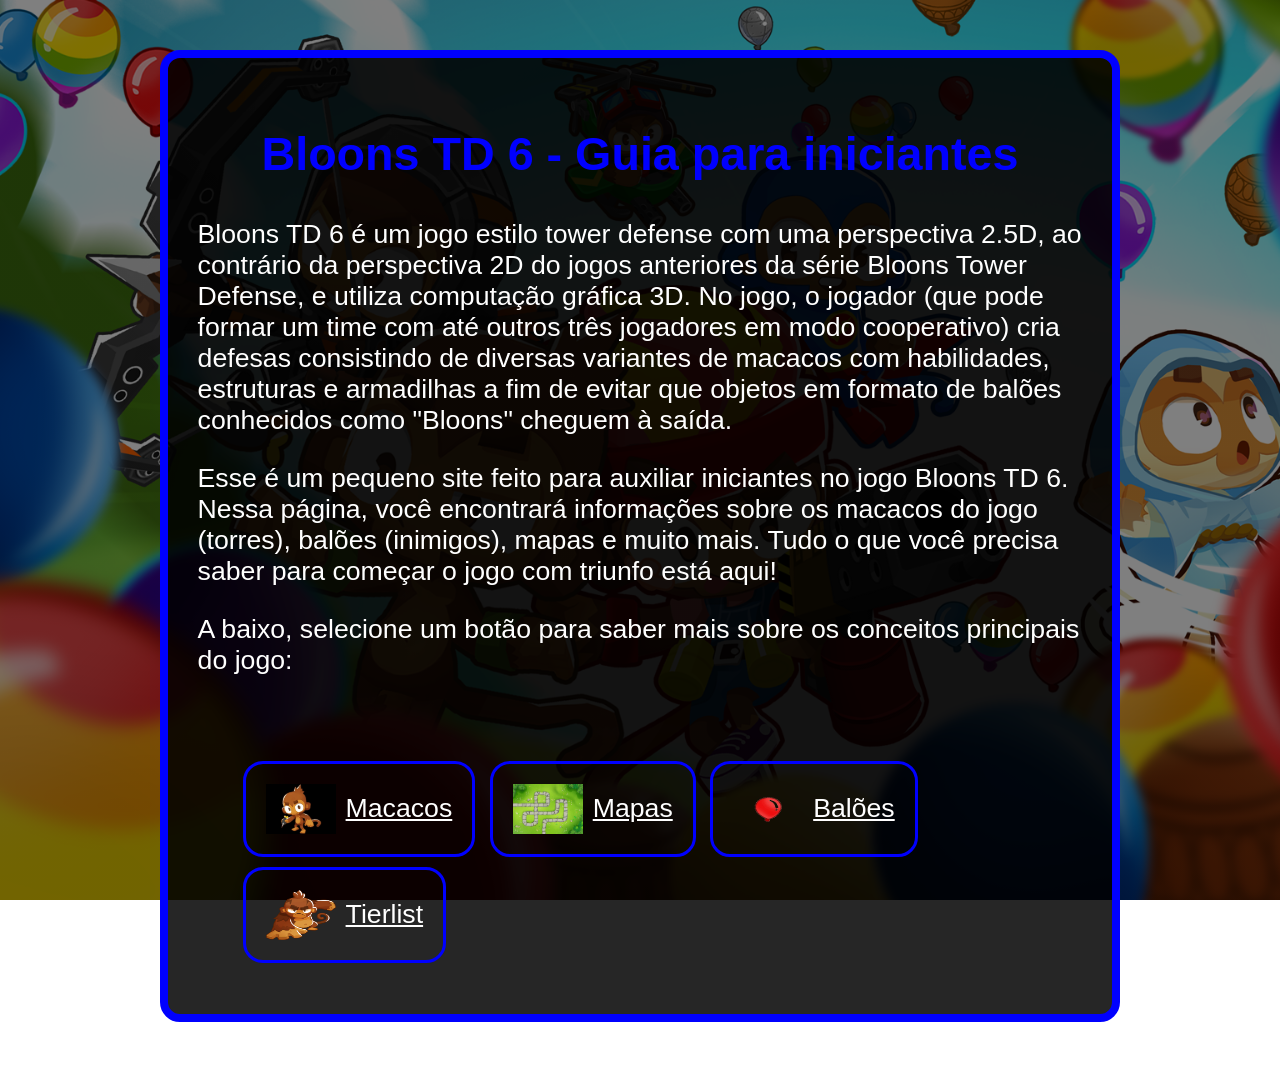
<file: index.html>
<html lang="pt-BR">
<head>
    <meta charset="UTF-8">
    <meta name="viewport" content="width=device-width, initial-scale=1.0">
    <title>Bloons TD 6 - Wiki iniciantes</title>
    <link rel="stylesheet" href="style.css">
</head>
<body class="indexfundo">
    <header>
        
    </header>
    <article>
        <div class="fundo">
            <h1 class="titulos">Bloons TD 6 - Guia para iniciantes</h1>
            <p>Bloons TD 6 é um jogo estilo tower defense com uma perspectiva 2.5D, ao contrário da perspectiva 2D do jogos anteriores da série Bloons Tower Defense, e utiliza computação gráfica 3D. No jogo, o jogador (que pode formar um time com até outros três jogadores em modo cooperativo) cria defesas consistindo de diversas variantes de macacos com habilidades, estruturas e armadilhas a fim de evitar que objetos em formato de balões conhecidos como "Bloons" cheguem à saída.</p>
            <p>Esse é um pequeno site feito para auxiliar iniciantes no jogo Bloons TD 6. Nessa página, você encontrará informações sobre os macacos do jogo (torres), balões (inimigos), mapas e muito mais. Tudo o que você precisa saber para começar o jogo com triunfo está aqui!</p>
            <p>A baixo, selecione um botão para saber mais sobre os conceitos principais do jogo:</p>
            <nav id="menu">
                <ol>
                    
                    <li>
                        <img src="imagens/macacodardo.jpg">
                        <a href="macacos.html">Macacos</a>
                    </li>
                    <li>
                        <img src="imagens/campossimios.webp">
                        <a href="mapas.html">Mapas</a>
                    </li>
                    <li>
                        <img src="imagens/bloonvermelho.webp">
                        <a href="baloes.html">Balões</a>
                    </li>
                    <li>
                        <img src="imagens/macacobuffado.png">
                        <a class="botaotier" href="tierlist.html">Tierlist</a>
                    </li>
                </ol>
            </nav>
        </div>
    </article>
</body>
</html>
</file>
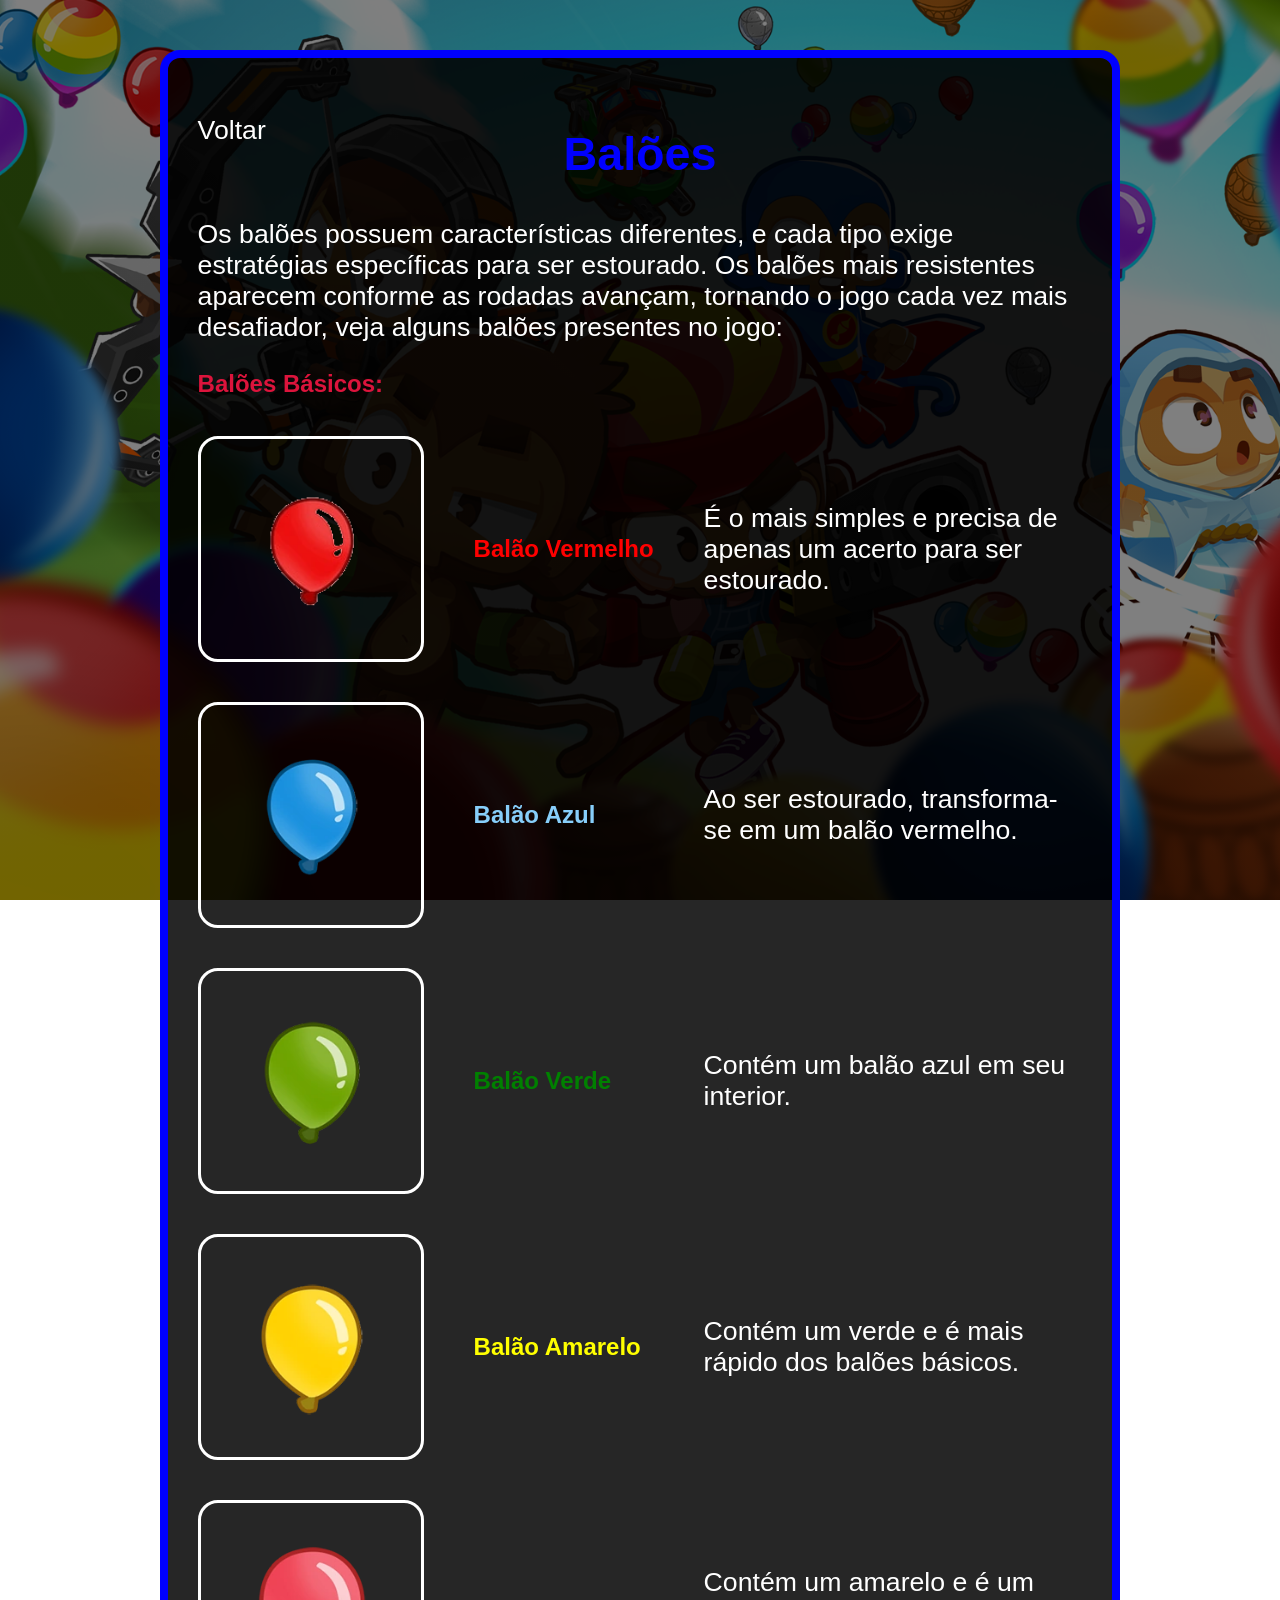
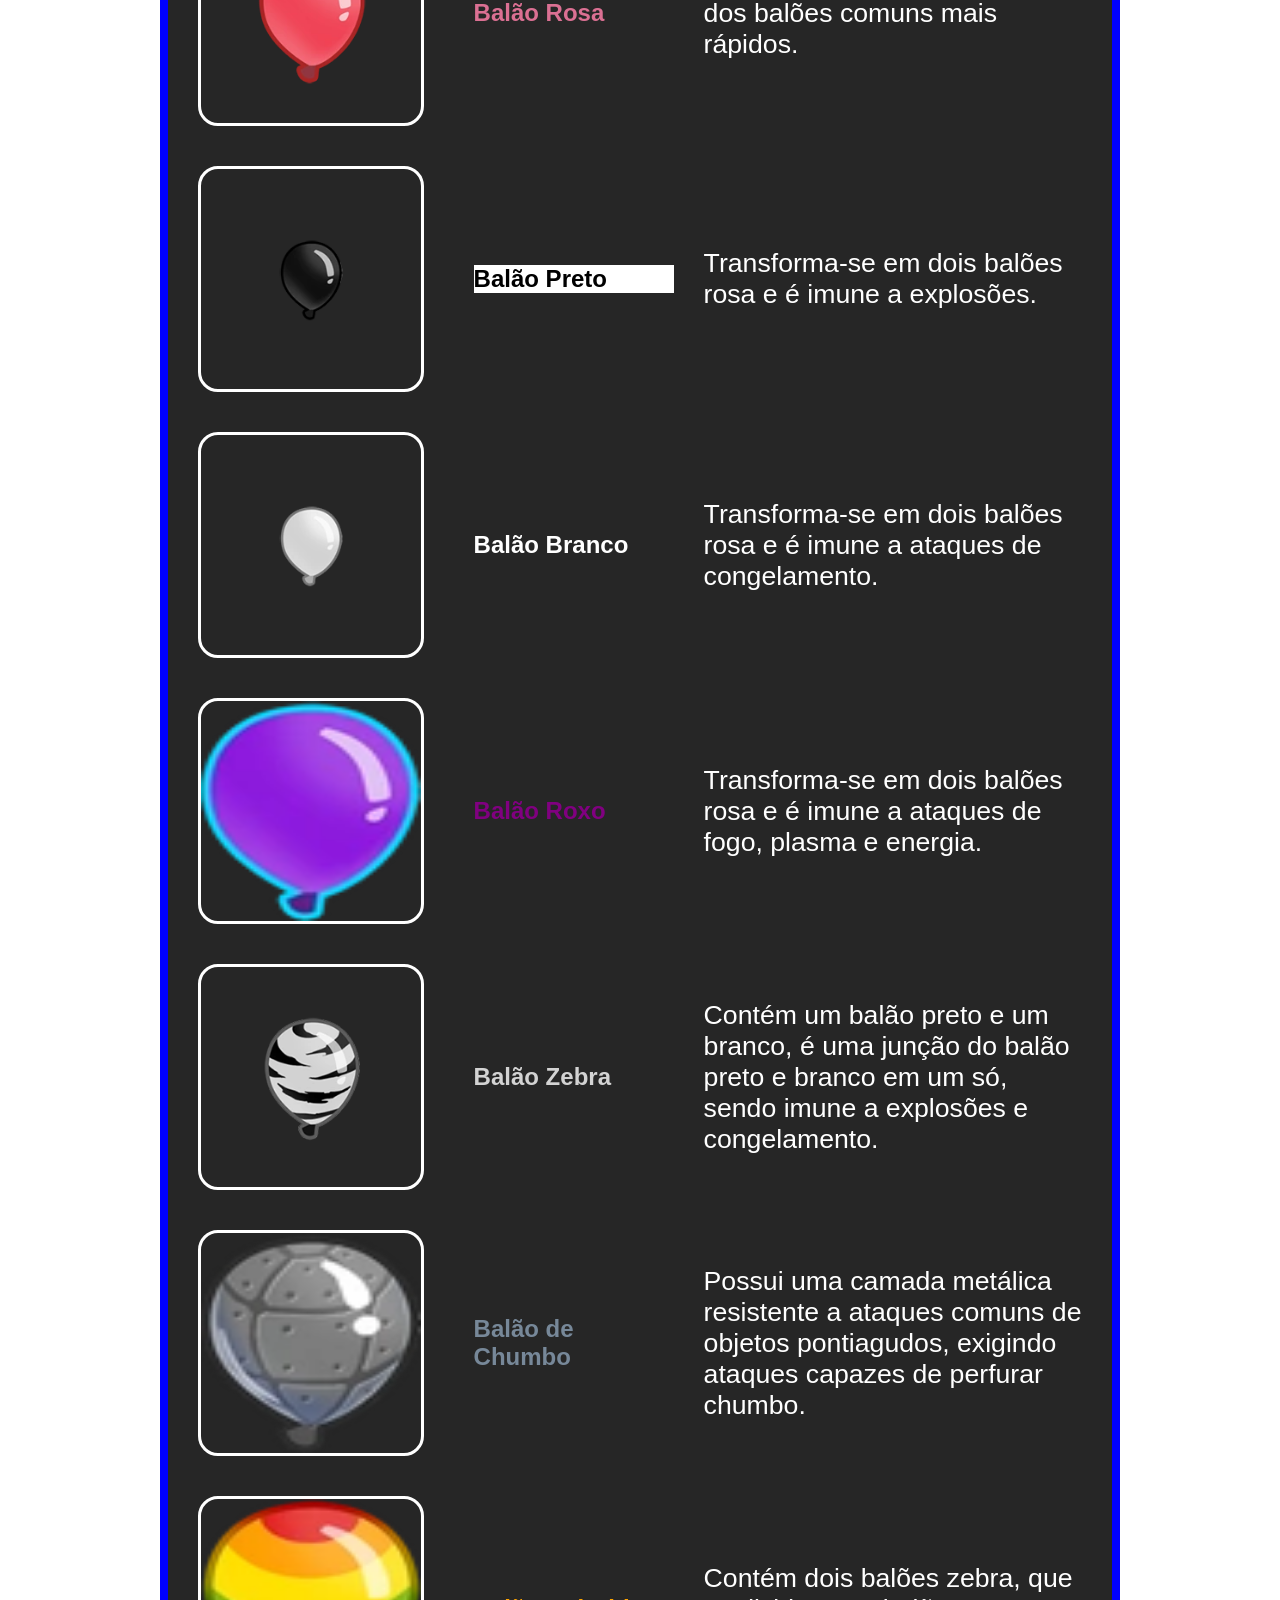
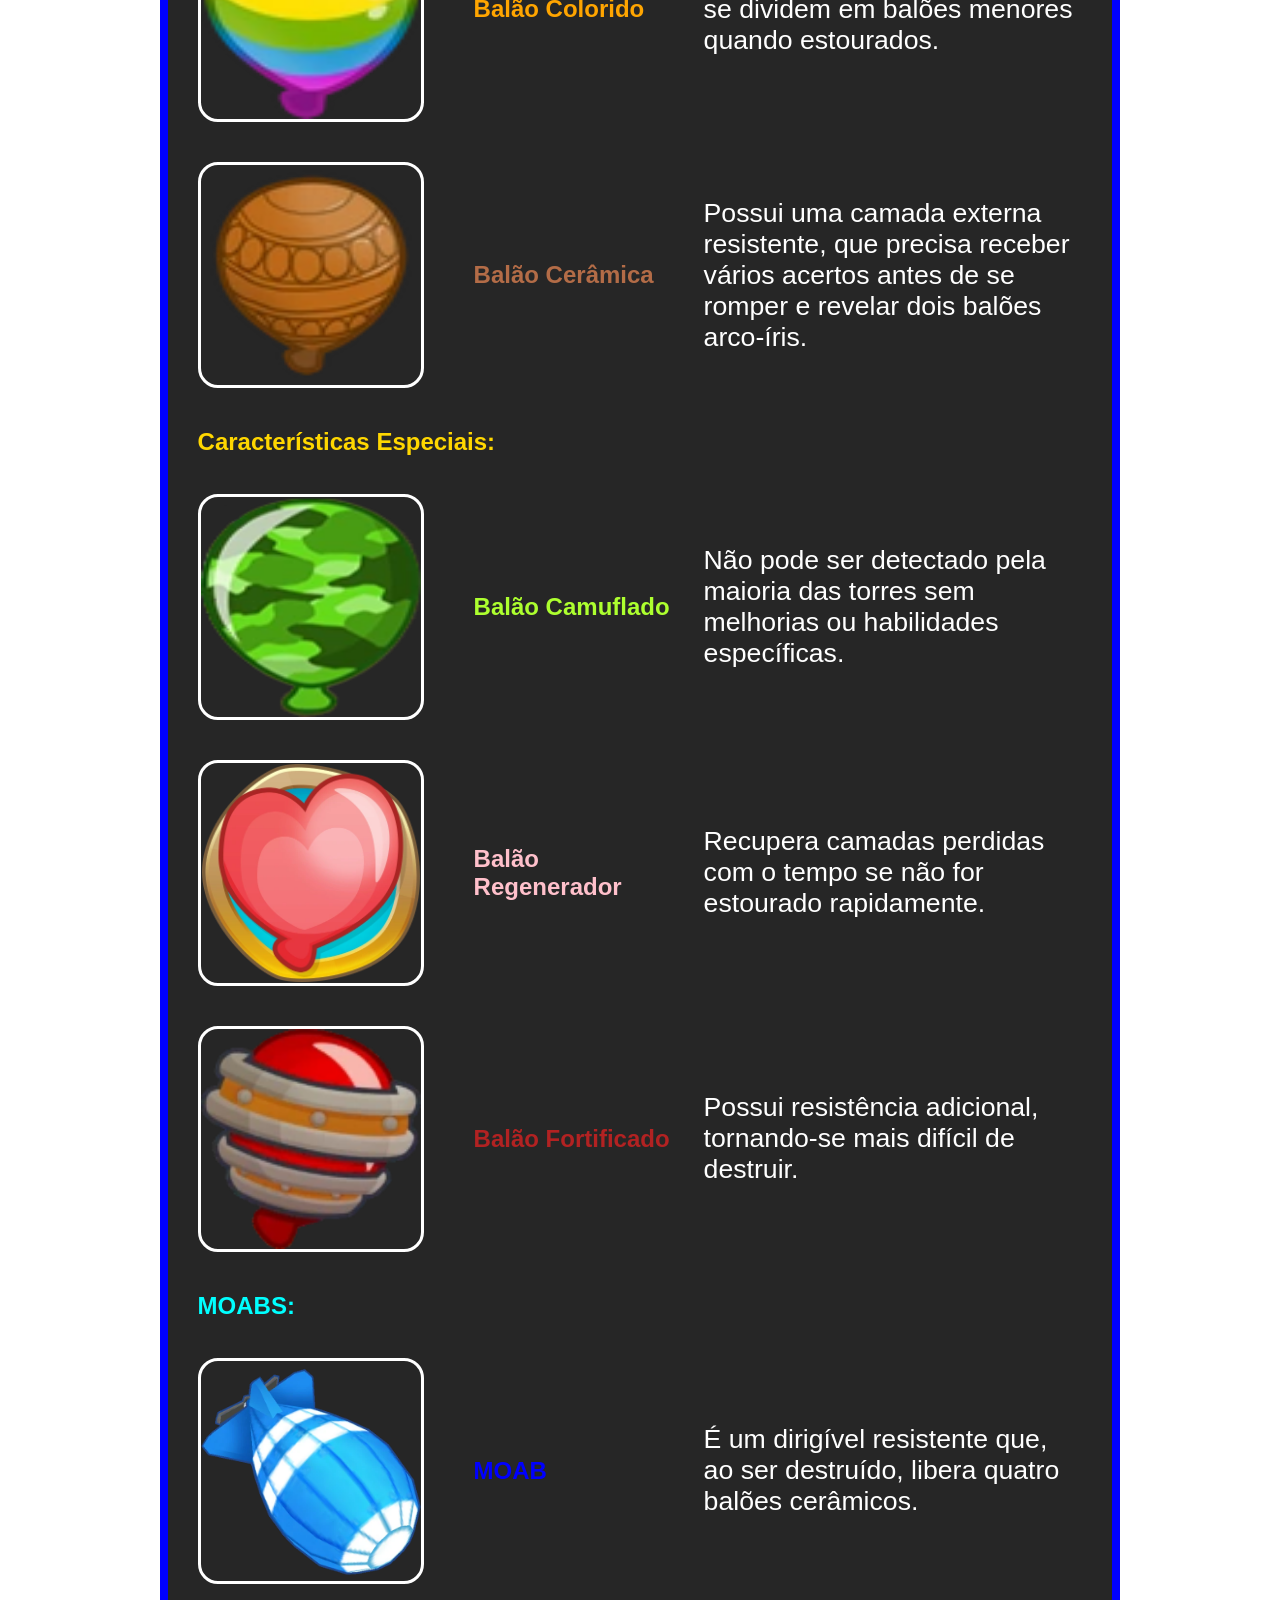
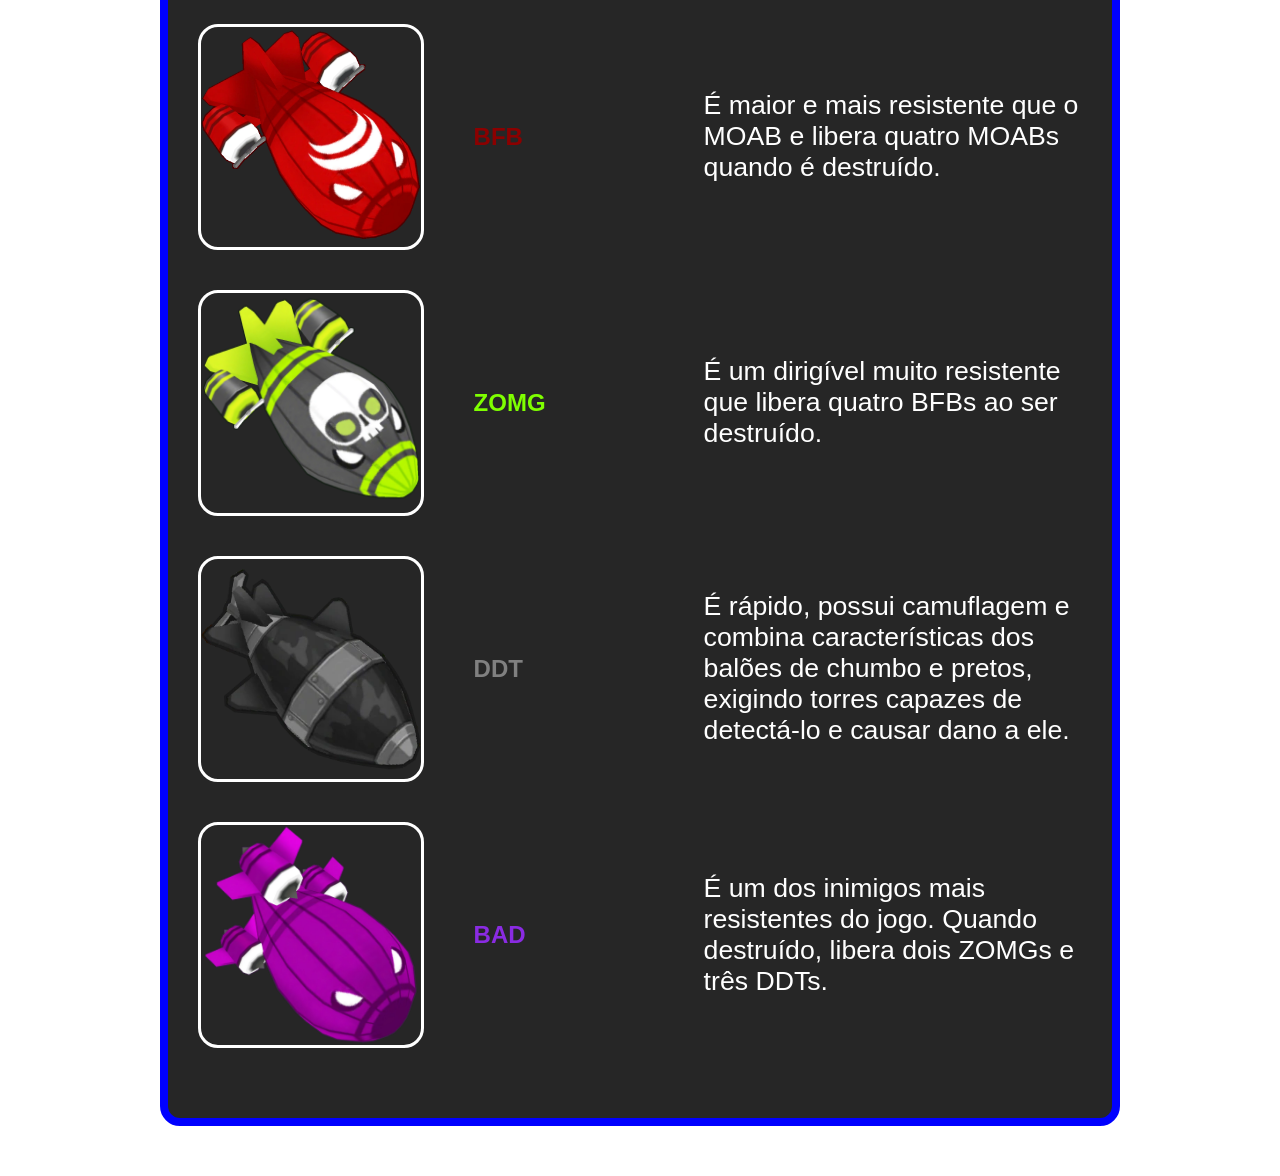
<file: baloes.html>
<html lang="pt-BR">

<head>
    <meta charset="UTF-8">
    <meta name="viewport" content="width=device-width, initial-scale=1.0">
    <title>Balões</title>
    <link rel="stylesheet" href="style.css">
</head>

<body class="indexfundo">
    <header>

    </header>
    <article>
        <div class="fundo">
            <p><a href="index.html" id="voltar">Voltar</a></p>
            <h1 class="titulos">Balões</h1>
            <p>Os balões possuem características diferentes, e cada tipo exige estratégias específicas para ser
                estourado. Os balões mais resistentes aparecem conforme as rodadas avançam, tornando o jogo cada vez
                mais desafiador, veja alguns balões presentes no jogo:</p>

            <h2 class="baloes">Balões Básicos:</h2> <br>

            <div class="formatacaomacacos">

                <img src="imagens/bloonvermelho.webp">
                <h2 class="balao1">Balão Vermelho</h2>
                <p>É o mais simples e precisa de apenas um acerto para ser estourado.</p>
            </div>

            <div class="formatacaomacacos">

                <img src="imagens/balaoazul.jpg">
                <h2 class="balao2">Balão Azul</h2>
                <p>Ao ser estourado, transforma-se em um balão vermelho.</p>
            </div>

            <div class="formatacaomacacos">

                <img src="imagens/balaoverde.webp">
                <h2 class="balao3">Balão Verde</h2>
                <p>Contém um balão azul em seu interior.</p>
            </div>

            <div class="formatacaomacacos">

                <img src="imagens/balaoamarelo.webp">
                <h2 class="balao4">Balão Amarelo</h2>
                <p>Contém um verde e é mais rápido dos balões básicos.</p>
            </div>

            <div class="formatacaomacacos">

                <img src="imagens/balaorosa.webp">
                <h2 class="balao5">Balão Rosa</h2>
                <p>Contém um amarelo e é um dos balões comuns mais rápidos.</p>
            </div>

            <div class="formatacaomacacos">

                <img src="imagens/balaopreto.webp">
                <h2 class="balao6">Balão Preto</h2>
                <p>Transforma-se em dois balões rosa e é imune a explosões.</p>
            </div>

            <div class="formatacaomacacos">

                <img src="imagens/balaobranco.webp">
                <h2 class="balao7">Balão Branco</h2>
                <p>Transforma-se em dois balões rosa e é imune a ataques de congelamento.</p>
            </div>

            <div class="formatacaomacacos">

                <img src="imagens/balaoroxo.webp">
                <h2 class="balao8">Balão Roxo</h2>
                <p>Transforma-se em dois balões rosa e é imune a ataques de fogo, plasma e energia.</p>
            </div>

            <div class="formatacaomacacos">

                <img src="imagens/balaozebra.webp">
                <h2 class="balao9">Balão Zebra</h2>
                <p>Contém um balão preto e um branco, é uma junção do balão preto e branco em um só, sendo imune a
                    explosões e congelamento.</p>
            </div>

            <div class="formatacaomacacos">

                <img src="imagens/balaochumbo.webp">
                <h2 class="balao10">Balão de Chumbo</h2>
                <p>Possui uma camada metálica resistente a ataques comuns de objetos pontiagudos, exigindo ataques
                    capazes de perfurar chumbo.
                </p>
            </div>

            <div class="formatacaomacacos">

                <img src="imagens/balaocolorido.webp">
                <h2 class="balao11">Balão Colorido</h2>
                <p>Contém dois balões zebra, que se dividem em balões menores quando estourados.</p>
            </div>

            <div class="formatacaomacacos">

                <img src="imagens/bloonceramica.webp">
                <h2 class="balao12">Balão Cerâmica</h2>
                <p>Possui uma camada externa resistente, que precisa receber vários acertos antes de se romper e revelar
                    dois balões arco-íris.</p>
            </div>

            <h2 class="especiais">Características Especiais:</h2> <br>

            <div class="formatacaomacacos">

                <img src="imagens/balaocamuflado.webp">
                <h2 class="balao13">Balão Camuflado</h2>
                <p>Não pode ser detectado pela maioria das torres sem melhorias ou habilidades específicas.</p>
            </div>

            <div class="formatacaomacacos">

                <img src="imagens/balaoregenerador.webp">
                <h2 class="balao14">Balão Regenerador</h2>
                <p>Recupera camadas perdidas com o tempo se não for estourado rapidamente.</p>
            </div>

            <div class="formatacaomacacos">

                <img src="imagens/balaofortificado.webp">
                <h2 class="balao15">Balão Fortificado</h2>
                <p>Possui resistência adicional, tornando-se mais difícil de destruir.</p>
            </div>

            <h2 class="moabs">MOABS:</h2> <br>

            <div class="formatacaomacacos">

                <img src="imagens/moab.webp">
                <h2 class="moab">MOAB</h2>
                <p>É um dirigível resistente que, ao ser destruído, libera quatro balões cerâmicos.</p>
            </div>

            <div class="formatacaomacacos">

                <img src="imagens/bfb.webp">
                <h2 class="bfb">BFB</h2>
                <p>É maior e mais resistente que o MOAB e libera quatro MOABs quando é destruído.</p>
            </div>

            <div class="formatacaomacacos">

                <img src="imagens/zong.webp">
                <h2 class="zomg">ZOMG</h2>
                <p>É um dirigível muito resistente que libera quatro BFBs ao ser destruído.</p>
            </div>

            <div class="formatacaomacacos">

                <img src="imagens/ddt.webp">
                <h2 class="ddt">DDT</h2>
                <p>É rápido, possui camuflagem e combina características dos balões de chumbo e pretos, exigindo torres
                    capazes de detectá-lo e causar dano a ele.</p>
            </div>

            <div class="formatacaomacacos">

                <img src="imagens/bad.webp">
                <h2 class="bad">BAD</h2>
                <p>É um dos inimigos mais resistentes do jogo. Quando destruído, libera dois ZOMGs e três DDTs.</p>
            </div>


</body>

</html>
</file>
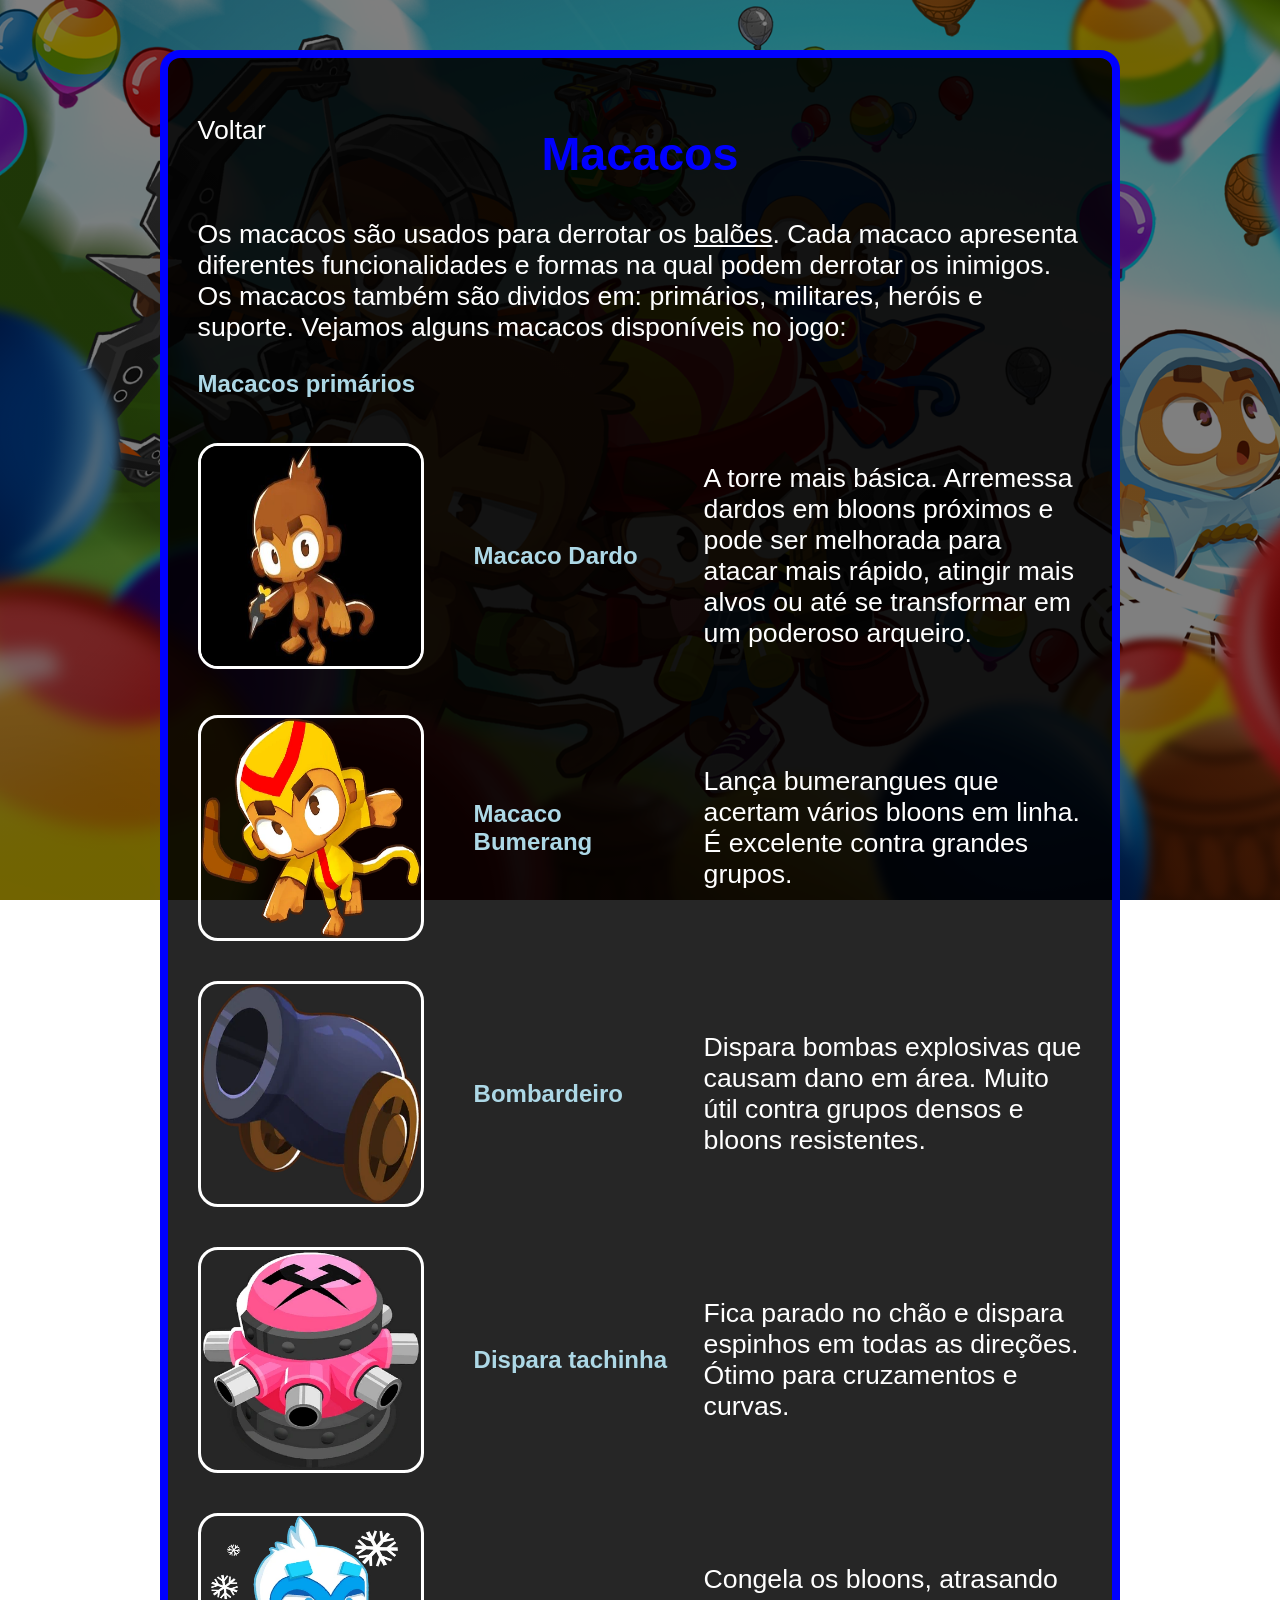
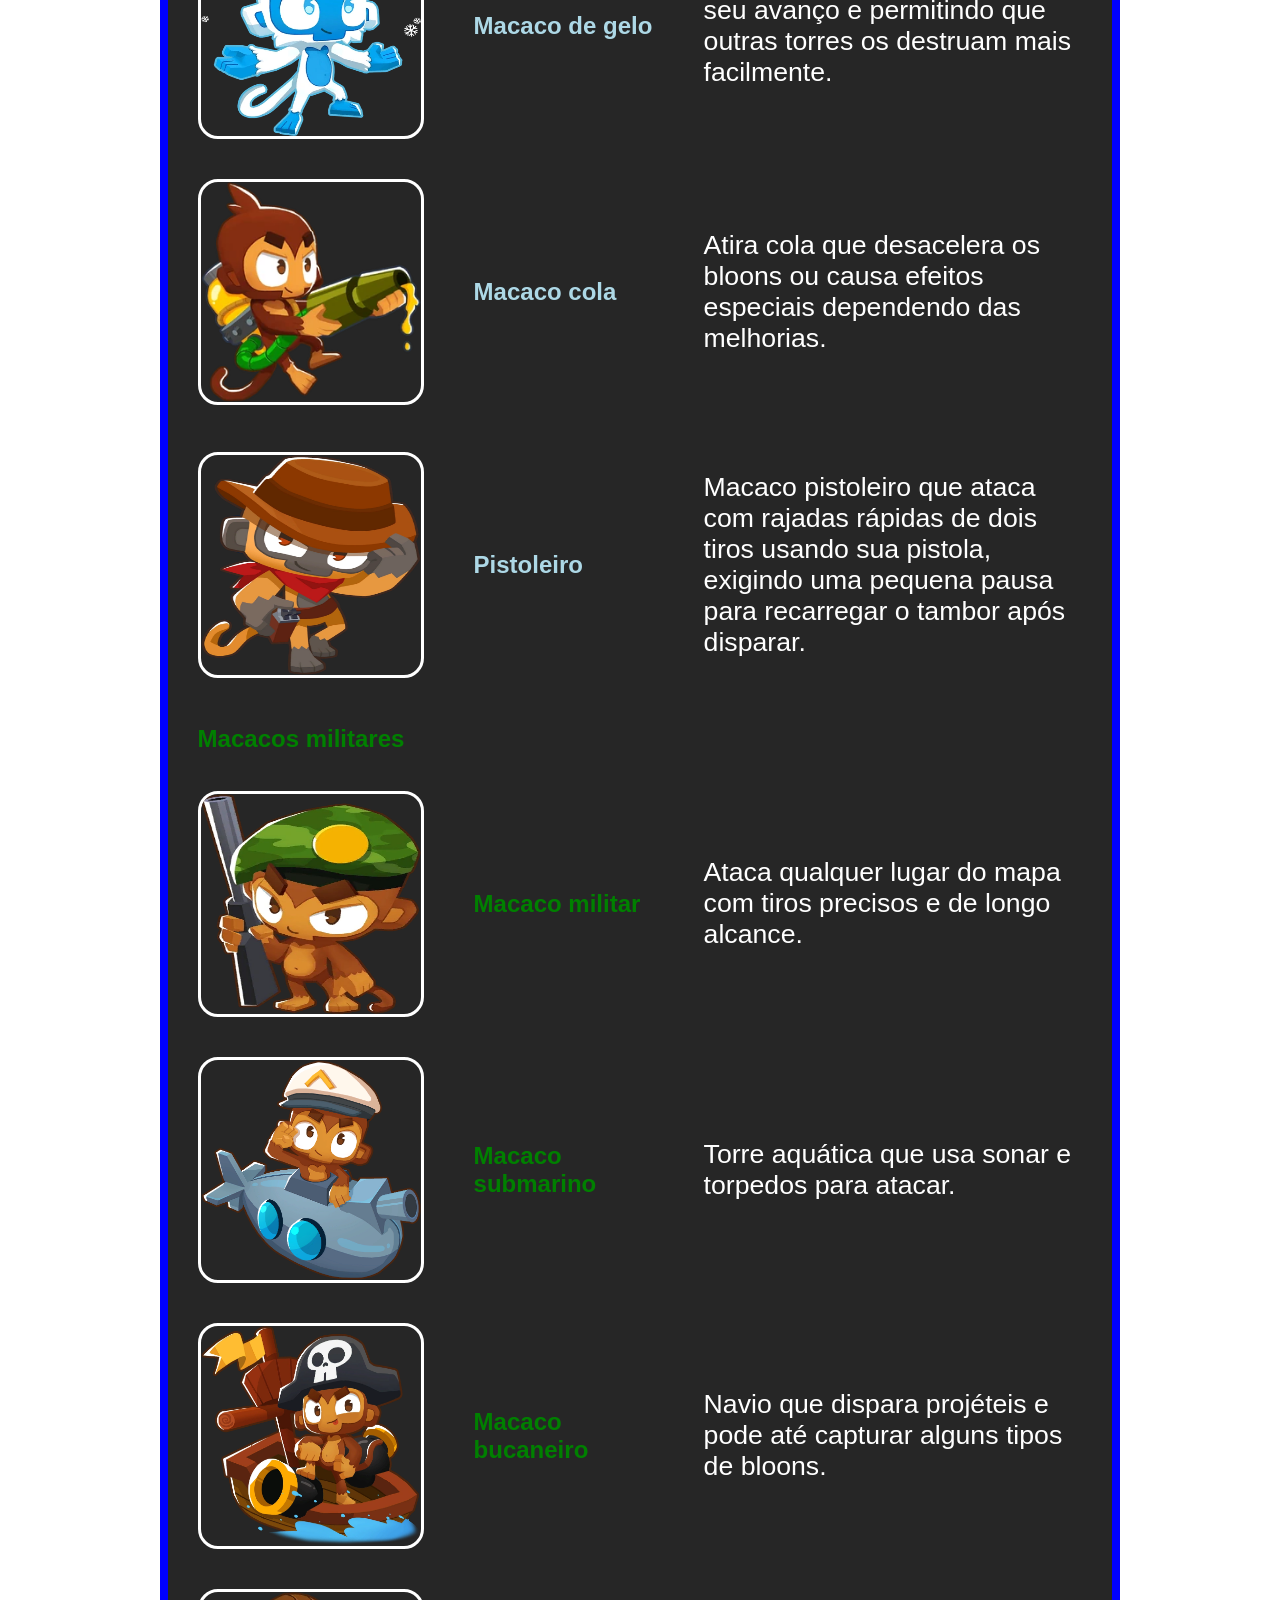
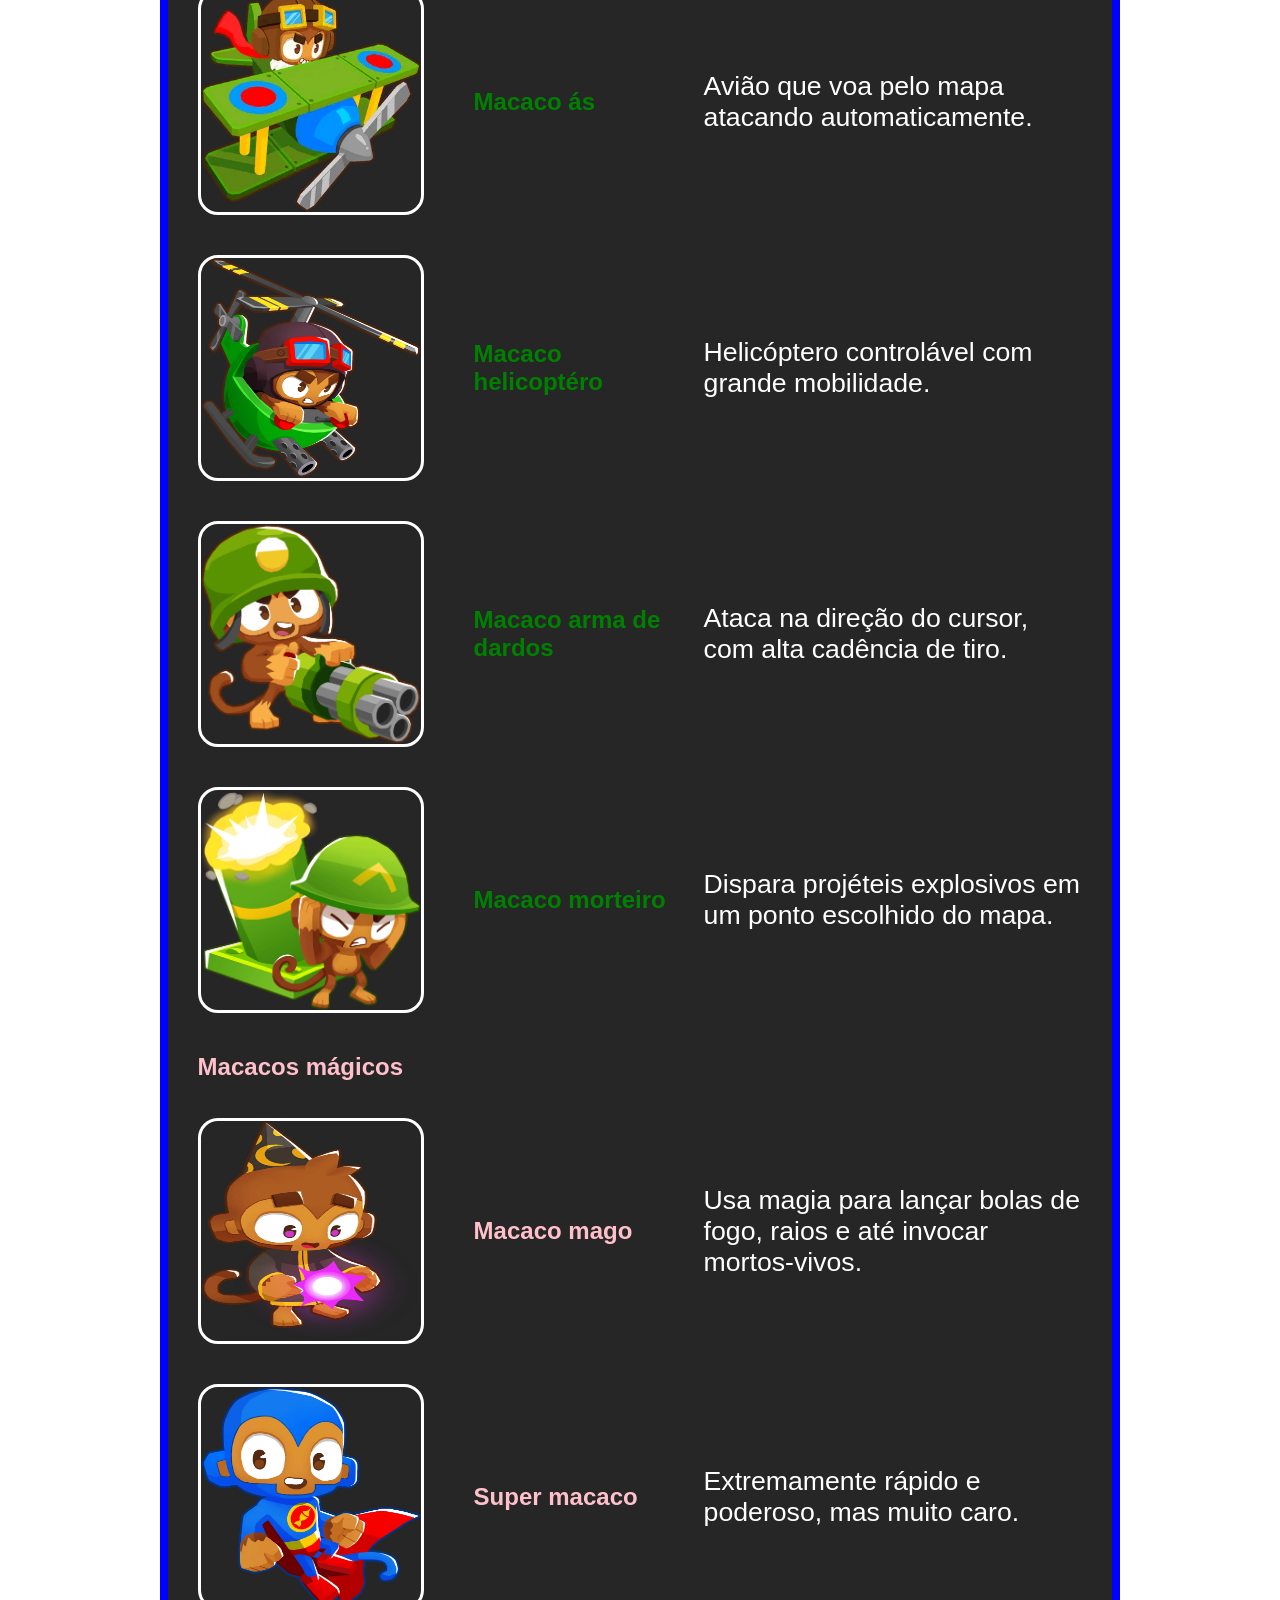
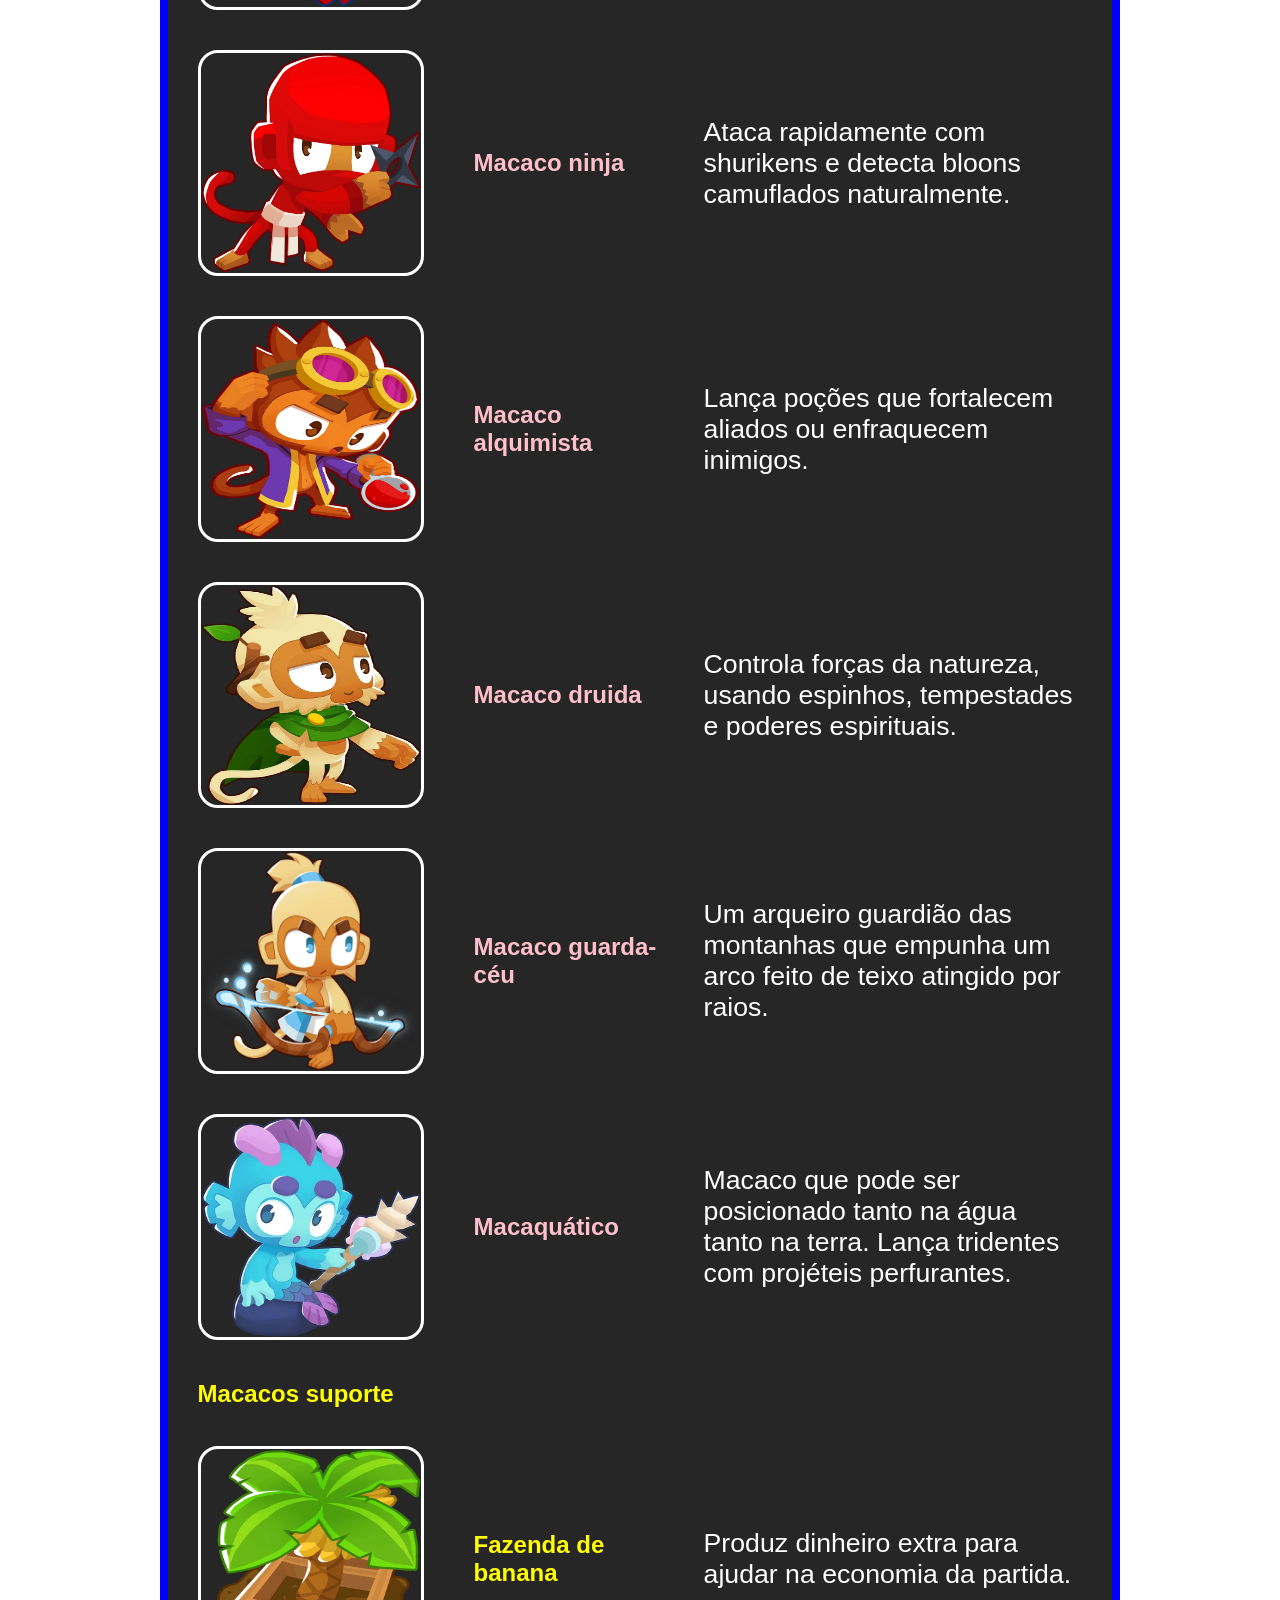
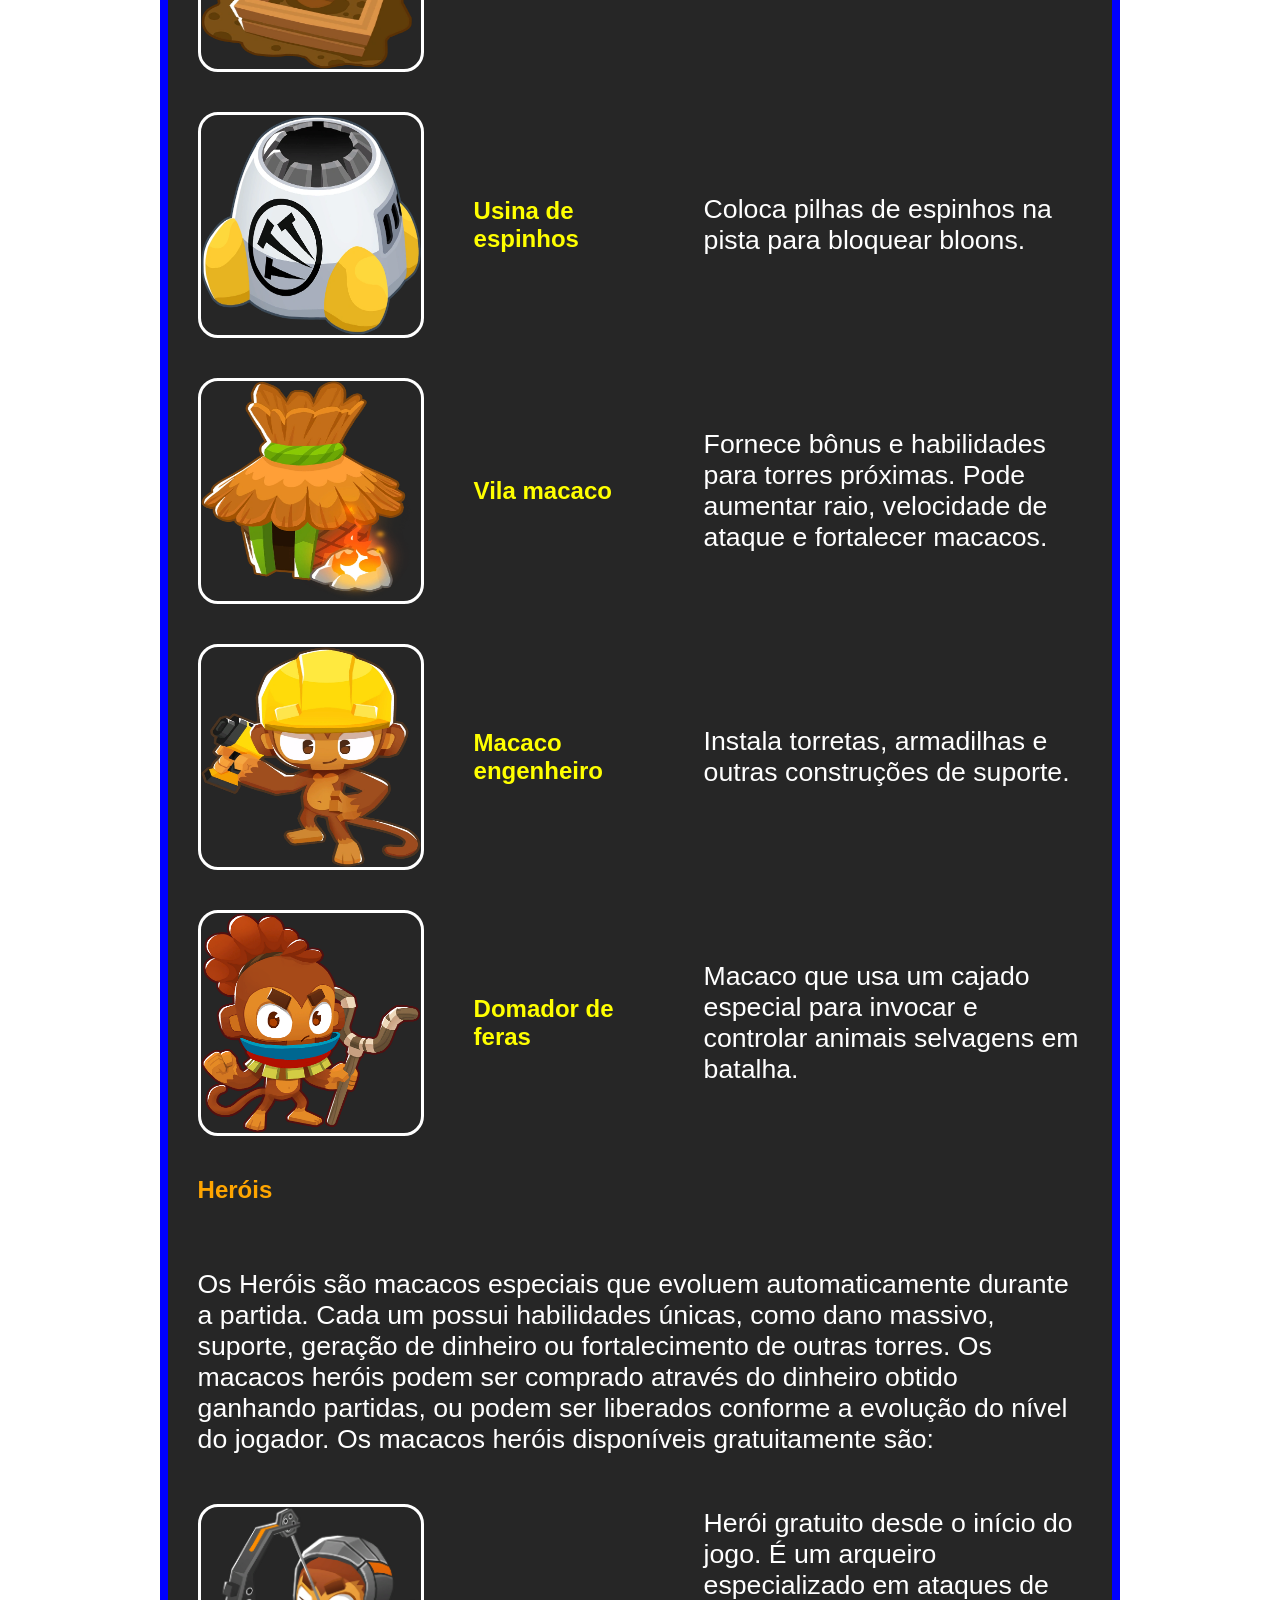
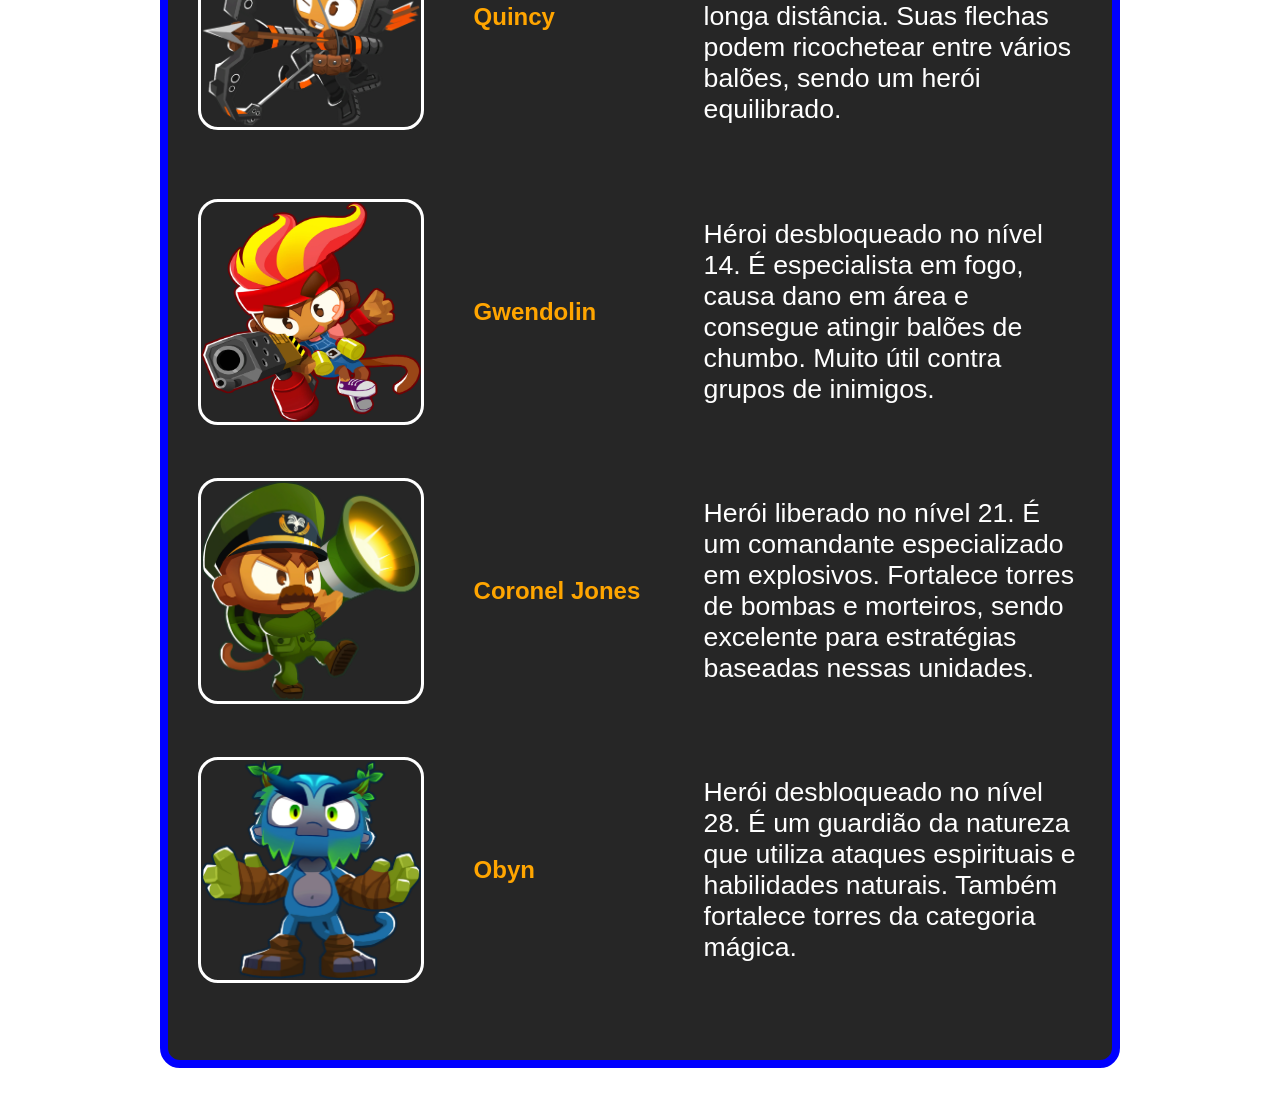
<file: macacos.html>
<html lang="pt-BR">
<head>
    <meta charset="UTF-8">
    <meta name="viewport" content="width=device-width, initial-scale=1.0">
    <title>Macacos</title>
    <link rel="stylesheet" href="style.css">
</head>
<body class="indexfundo">
    <header>

    </header>
    <article>
        <div class="fundo">
            <p><a href="index.html" id="voltar">Voltar</a></p>
            <h1 class="titulos">Macacos</h1>
            <p>Os macacos são usados para derrotar os <a href="baloes.html">balões</a>. Cada macaco apresenta diferentes funcionalidades e formas na qual podem derrotar os inimigos. Os macacos também são dividos em: primários, militares, heróis e suporte. Vejamos alguns macacos disponíveis no jogo:</p>
            <h2 class="primario">Macacos primários</h2> <br>
                <div class="formatacaomacacos">
                    
                    <img src="imagens/macacodardo.jpg">
                    <h2 class="primario">Macaco Dardo</h2>
                    <p>A torre mais básica. Arremessa dardos em bloons próximos e pode ser melhorada para atacar mais rápido, atingir mais alvos ou até se transformar em um poderoso arqueiro.</p>
            </div>

                <div class="formatacaomacacos">
                    
                    <img src="imagens/BTD6_Boomerang_Monkey.webp">
                    <h2 class="primario">Macaco Bumerang</h2>
                    <p>Lança bumerangues que acertam vários bloons em linha. É excelente contra grandes grupos.</p>
            </div>

                <div class="formatacaomacacos">
                    
                    <img src="imagens/Bomb_Shooter.webp">
                    <h2 class="primario">Bombardeiro</h2>
                    <p>Dispara bombas explosivas que causam dano em área. Muito útil contra grupos densos e bloons resistentes.</p>
            </div>

                <div class="formatacaomacacos">
                    
                    <img src="imagens/BTD6_Tack_Shooter.webp">
                    <h2 class="primario">Dispara tachinha</h2>
                    <p>Fica parado no chão e dispara espinhos em todas as direções. Ótimo para cruzamentos e curvas.</p>
            </div>

                <div class="formatacaomacacos">
                    
                    <img src="imagens/Ice_Monkey.webp">
                    <h2 class="primario">Macaco de gelo</h2>
                    <p>Congela os bloons, atrasando seu avanço e permitindo que outras torres os destruam mais facilmente.</p>
            </div>

                <div class="formatacaomacacos">
                    
                    <img src="imagens/000-GlueGunner.webp">
                    <h2 class="primario">Macaco cola</h2>
                    <p>Atira cola que desacelera os bloons ou causa efeitos especiais dependendo das melhorias.</p>
            </div>

                <div class="formatacaomacacos">
                    
                    <img src="imagens/000-Desperado.webp">
                    <h2 class="primario">Pistoleiro</h2>
                    <p>Macaco pistoleiro que ataca com rajadas rápidas de dois tiros usando sua pistola, exigindo uma pequena pausa para recarregar o tambor após disparar.</p>
            </div>

            <h2 class="militar">Macacos militares</h2> <br>
                <div class="formatacaomacacos">
                    
                    <img src="imagens/BTD6_Sniper_Monkey.webp">
                    <h2 class="militar">Macaco militar</h2>
                    <p>Ataca qualquer lugar do mapa com tiros precisos e de longo alcance.</p>
            </div>

                <div class="formatacaomacacos">
                    
                    <img src="imagens/BTD6_000-MonkeySub.png">
                    <h2 class="militar">Macaco submarino</h2>
                    <p>Torre aquática que usa sonar e torpedos para atacar.</p>
            </div>

                <div class="formatacaomacacos">
                    
                    <img src="imagens/002-MonkeyBuccaneer.webp">
                    <h2 class="militar">Macaco bucaneiro</h2>
                    <p>Navio que dispara projéteis e pode até capturar alguns tipos de bloons.</p>
            </div>

                <div class="formatacaomacacos">
                    
                    <img src="imagens/BTD6_Monkey_Ace.webp">
                    <h2 class="militar">Macaco ás</h2>
                    <p>Avião que voa pelo mapa atacando automaticamente.</p>
            </div>

                <div class="formatacaomacacos">
                    
                    <img src="imagens/BTD6_000-HeliPilot.png">
                    <h2 class="militar">Macaco helicoptéro</h2>
                    <p>Helicóptero controlável com grande mobilidade.</p>
            </div>

                <div class="formatacaomacacos">
                    
                    <img src="imagens/000-DartlingGunner.webp">
                    <h2 class="militar">Macaco arma de dardos</h2>
                    <p>Ataca na direção do cursor, com alta cadência de tiro.</p>
            </div>

                <div class="formatacaomacacos">
                    
                    <img src="imagens/000-MortarMonkey.webp">
                    <h2 class="militar">Macaco morteiro</h2>
                    <p>Dispara projéteis explosivos em um ponto escolhido do mapa.</p>
            </div>

            <h2 class="magico">Macacos mágicos</h2> <br>
                <div class="formatacaomacacos">
                    
                    <img src="imagens/000-WizardMonkey.webp">
                    <h2 class="magico">Macaco mago</h2>
                    <p>Usa magia para lançar bolas de fogo, raios e até invocar mortos-vivos.</p>
            </div>

                <div class="formatacaomacacos">
                    
                    <img src="imagens/000-SuperMonkey.webp">
                    <h2 class="magico">Super macaco</h2>
                    <p>Extremamente rápido e poderoso, mas muito caro.</p>
            </div>

                <div class="formatacaomacacos">
                    
                    <img src="imagens/000-NinjaMonkey.webp">
                    <h2 class="magico">Macaco ninja</h2>
                    <p>Ataca rapidamente com shurikens e detecta bloons camuflados naturalmente.</p>
            </div>


                <div class="formatacaomacacos">
                    
                    <img src="imagens/Monkey_Alchemist.webp">
                    <h2 class="magico">Macaco alquimista</h2>
                    <p>Lança poções que fortalecem aliados ou enfraquecem inimigos.</p>
            </div>
                <div class="formatacaomacacos">
                    
                    <img src="imagens/Druid_Monkey.webp">
                    <h2 class="magico">Macaco druida</h2>
                    <p>Controla forças da natureza, usando espinhos, tempestades e poderes espirituais.</p>
            </div>

                <div class="formatacaomacacos">
                    
                    <img src="imagens/000-SkyWarden.webp">
                    <h2 class="magico">Macaco guarda-céu</h2>
                    <p>Um arqueiro guardião das montanhas que empunha um arco feito de teixo atingido por raios.</p>
            </div>

                <div class="formatacaomacacos">
                    
                    <img src="imagens/000-Mermonkey.webp">
                    <h2 class="magico">Macaquático</h2>
                    <p>Macaco que pode ser posicionado tanto na água tanto na terra. Lança tridentes com projéteis perfurantes.</p>
            </div>

            <h2 class="suporte">Macacos suporte</h2> <br>
                <div class="formatacaomacacos">
                    
                    <img src="imagens/000-BananaFarm.webp">
                    <h2 class="suporte">Fazenda de banana</h2>
                    <p>Produz dinheiro extra para ajudar na economia da partida.</p>
            </div>

                <div class="formatacaomacacos">
                    
                    <img src="imagens/000-SpikeFactory.webp">
                    <h2 class="suporte">Usina de espinhos</h2>
                    <p>Coloca pilhas de espinhos na pista para bloquear bloons.</p>
            </div>

                <div class="formatacaomacacos">
                    
                    <img src="imagens/000-MonkeyVillage.webp">
                    <h2 class="suporte">Vila macaco</h2>
                    <p>Fornece bônus e habilidades para torres próximas. Pode aumentar raio, velocidade de ataque e fortalecer macacos.</p>
            </div>

                <div class="formatacaomacacos">
                    
                    <img src="imagens/000-EngineerMonkey.webp">
                    <h2 class="suporte">Macaco engenheiro</h2>
                    <p>Instala torretas, armadilhas e outras construções de suporte.</p>
            </div>

                <div class="formatacaomacacos">
                    
                    <img src="imagens/BTD6_000-BeastHandler.png">
                    <h2 class="suporte">Domador de feras</h2>
                    <p>Macaco que usa um cajado especial para invocar e controlar animais selvagens em batalha.</p>
            </div>

            <h2 class="heroi">Heróis</h2> <br>
            <p>Os Heróis são macacos especiais que evoluem automaticamente durante a partida. Cada um possui habilidades únicas, como dano massivo, suporte, geração de dinheiro ou fortalecimento de outras torres. Os macacos heróis podem ser comprado através do dinheiro obtido ganhando partidas, ou podem ser liberados conforme a evolução do nível do jogador. Os macacos heróis disponíveis gratuitamente são:</p>

                <div class="formatacaomacacos">
                    
                    <img src="imagens/QuincyPortrait.webp">
                    <h2 class="heroi">Quincy</h2>
                    <p>Herói gratuito desde o início do jogo. É um arqueiro especializado em ataques de longa distância. Suas flechas podem ricochetear entre vários balões, sendo um herói equilibrado.</p>
            </div>

                <div class="formatacaomacacos">
                    
                    <img src="imagens/GwendolinPortrait.webp">
                    <h2 class="heroi">Gwendolin</h2>
                    <p>Héroi desbloqueado no nível 14. É especialista em fogo, causa dano em área e consegue atingir balões de chumbo. Muito útil contra grupos de inimigos.</p>
            </div>

                <div class="formatacaomacacos">
                    
                    <img src="imagens/StrikerJonesPortrait.webp">
                    <h2 class="heroi">Coronel Jones</h2>
                    <p>Herói liberado no nível 21. É um comandante especializado em explosivos. Fortalece torres de bombas e morteiros, sendo excelente para estratégias baseadas nessas unidades.</p>
            </div>

                <div class="formatacaomacacos">
                    
                    <img src="imagens/ObynGreenFootPortrait.webp">
                    <h2 class="heroi">Obyn</h2>
                    <p>Herói desbloqueado no nível 28. É um guardião da natureza que utiliza ataques espirituais e habilidades naturais. Também fortalece torres da categoria mágica.</p>
            </div>

            </div>



        </div>
    </article>
</body>
</html>
</file>
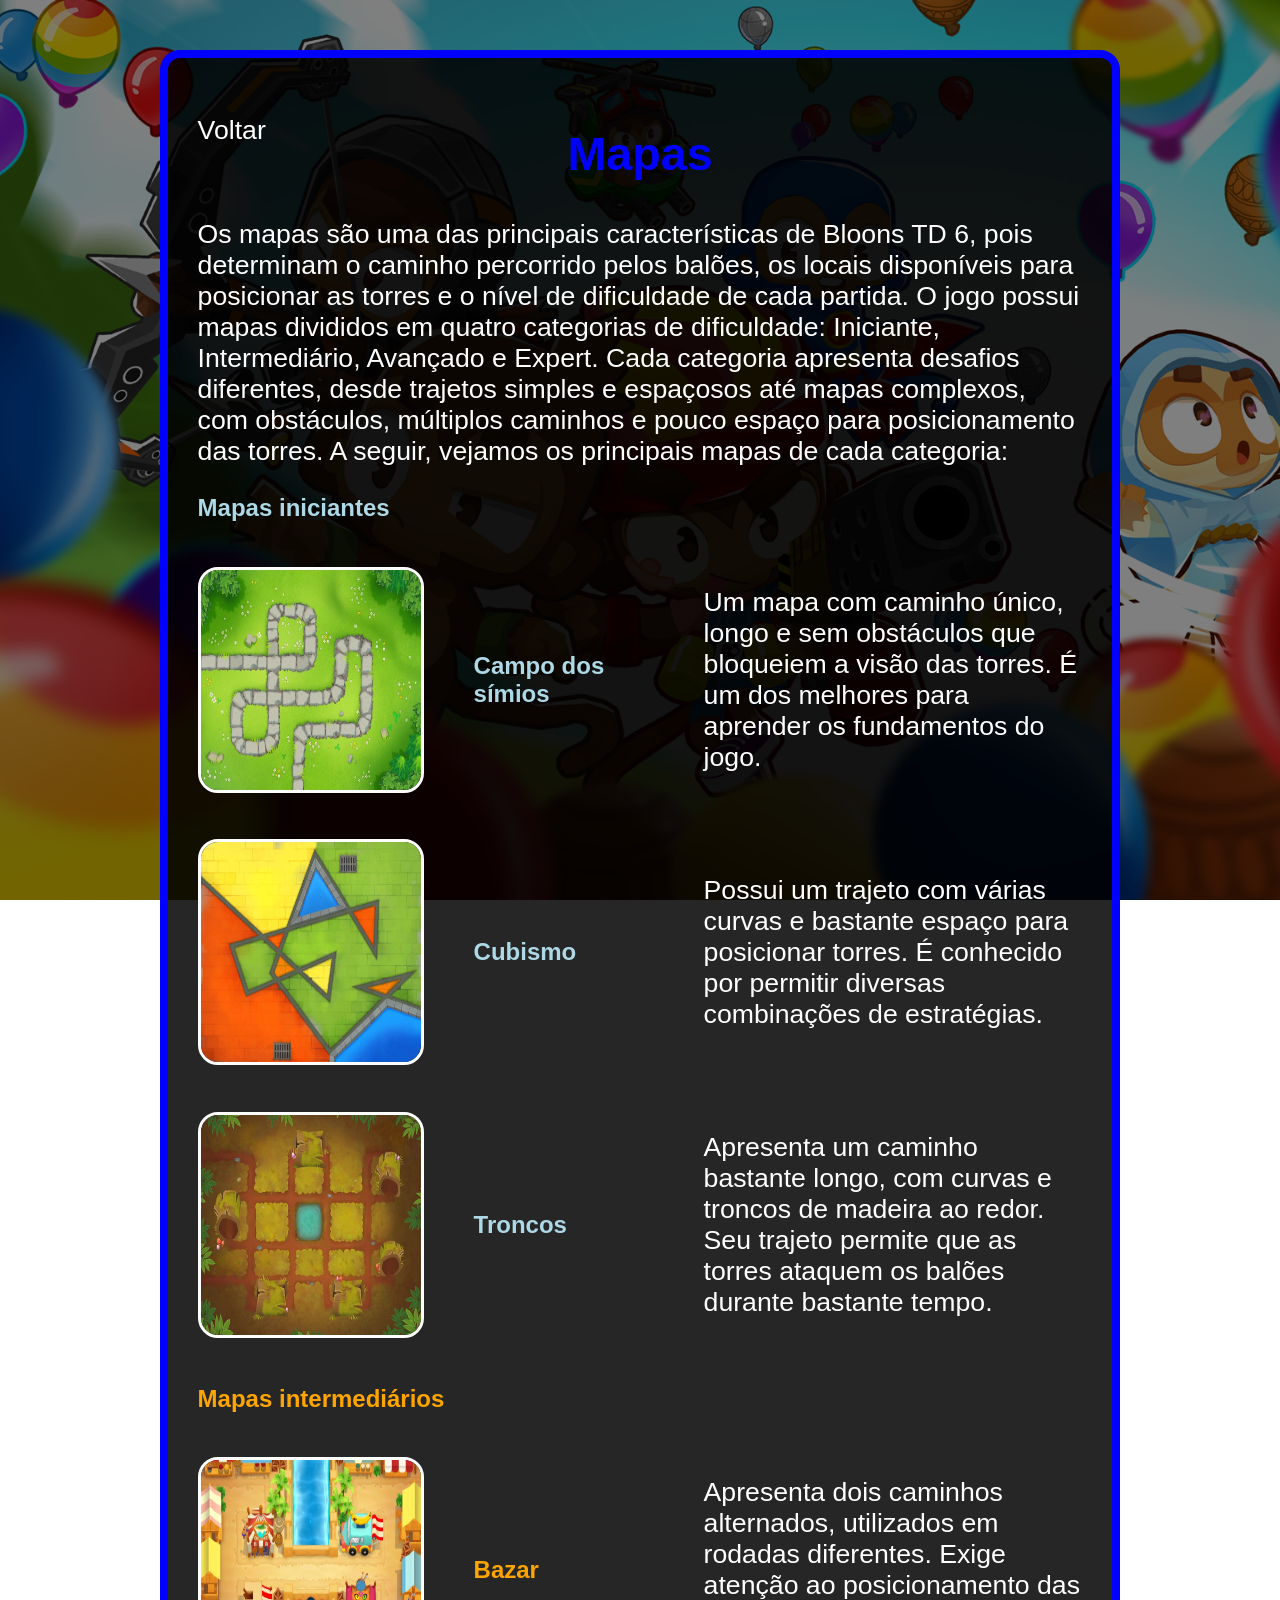
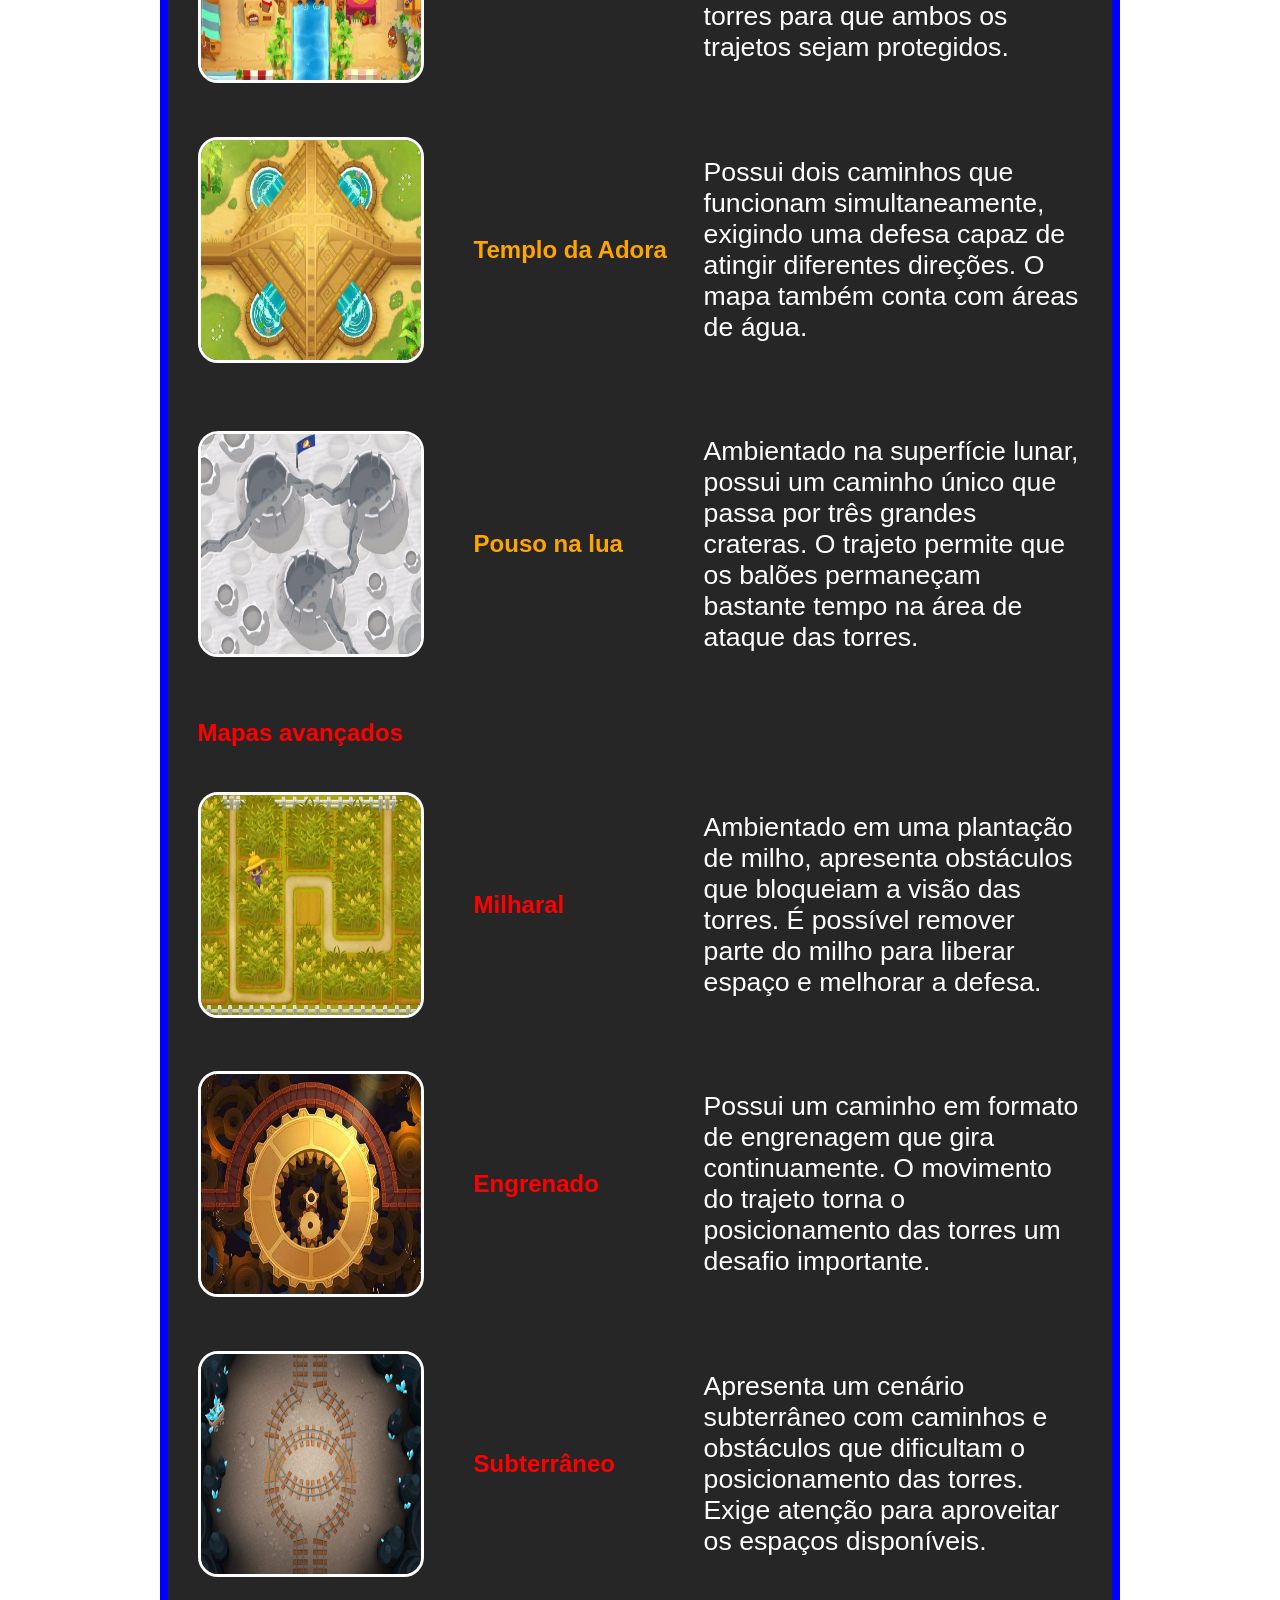
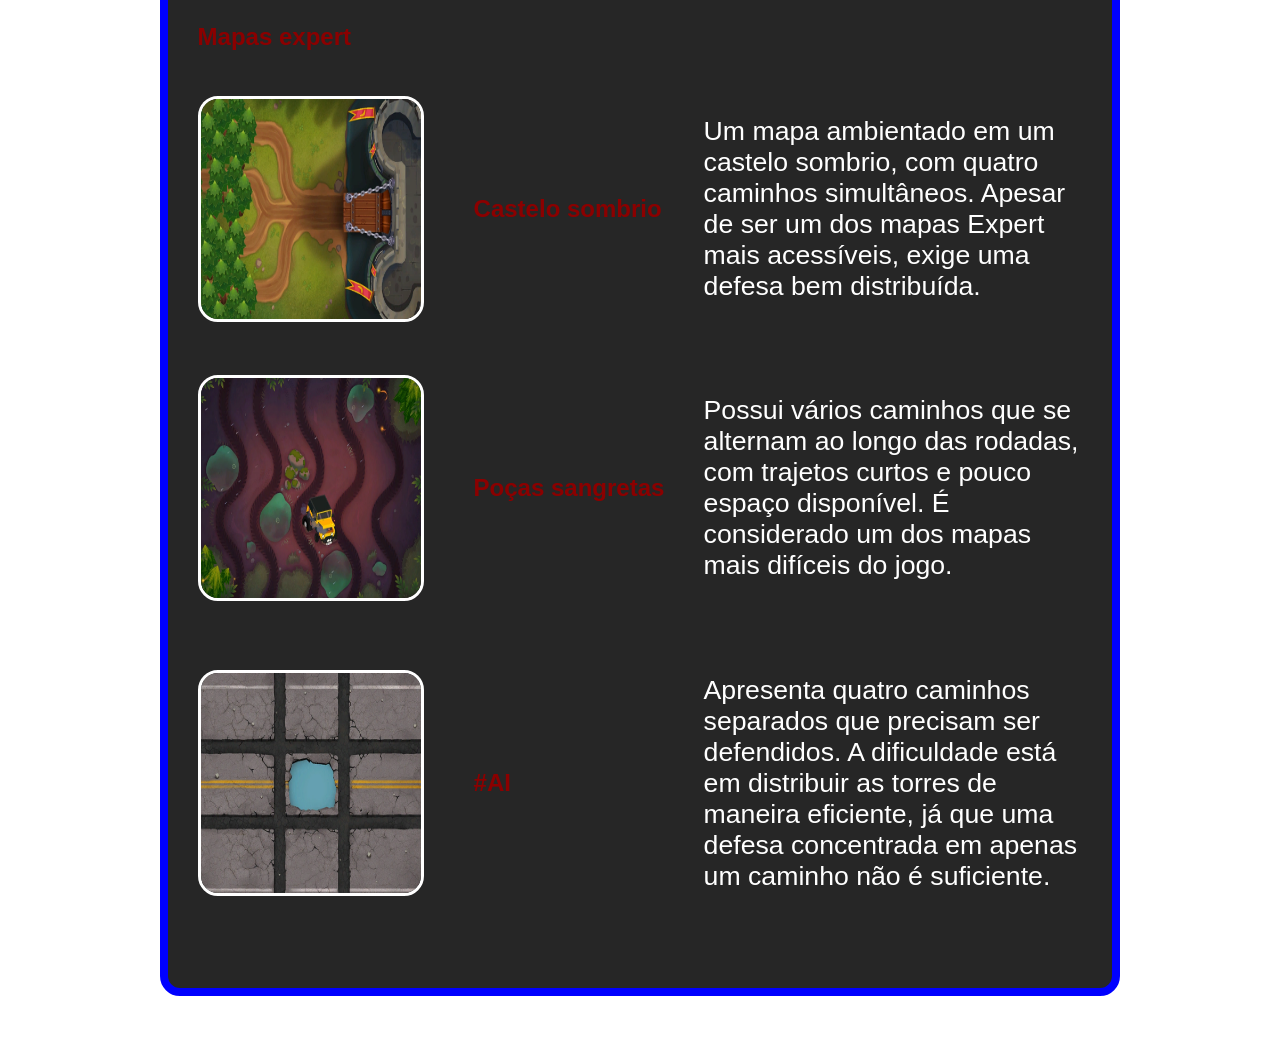
<file: mapas.html>
<html lang="pt-BR">
<head>
    <meta charset="UTF-8">
    <meta name="viewport" content="width=device-width, initial-scale=1.0">
    <title>Mapas</title>
    <link rel="stylesheet" href="style.css">
</head>
<body class="indexfundo">
    <header>

    </header>
    <article>
<div class="fundo">
            <p><a href="index.html" id="voltar">Voltar</a></p>
            <h1 class="titulos">Mapas</h1>
            <p>Os mapas são uma das principais características de Bloons TD 6, pois determinam o caminho percorrido pelos balões, os locais disponíveis para posicionar as torres e o nível de dificuldade de cada partida. O jogo possui mapas divididos em quatro categorias de dificuldade: Iniciante, Intermediário, Avançado e Expert. Cada categoria apresenta desafios diferentes, desde trajetos simples e espaçosos até mapas complexos, com obstáculos, múltiplos caminhos e pouco espaço para posicionamento das torres. A seguir, vejamos os principais mapas de cada categoria:</p>
            <h2 class="primario">Mapas iniciantes</h2> <br>
                <div class="formatacaomacacos">
                    
                    <img src="imagens/campossimios.webp">
                    <h2 class="primario">Campo dos símios</h2>
                    <p>Um mapa com caminho único, longo e sem obstáculos que bloqueiem a visão das torres. É um dos melhores para aprender os fundamentos do jogo.</p>
            </div>
            
                <div class="formatacaomacacos">
                    
                    <img src="imagens/Cubism_No_UI.webp">
                    <h2 class="primario">Cubismo</h2>
                    <p>Possui um trajeto com várias curvas e bastante espaço para posicionar torres. É conhecido por permitir diversas combinações de estratégias.</p>
            </div>

                <div class="formatacaomacacos">
                    
                    <img src="imagens/Logs_No_UI.webp">
                    <h2 class="primario">Troncos</h2>
                    <p>Apresenta um caminho bastante longo, com curvas e troncos de madeira ao redor. Seu trajeto permite que as torres ataquem os balões durante bastante tempo.</p>
            </div>
            <h2 class="balao11">Mapas intermediários</h2> <br>

                <div class="formatacaomacacos">
                    
                    <img src="imagens/Bazaar_No_UI.PNG.webp">
                    <h2 class="balao11">Bazar</h2>
                    <p>Apresenta dois caminhos alternados, utilizados em rodadas diferentes. Exige atenção ao posicionamento das torres para que ambos os trajetos sejam protegidos.</p>
            </div>

                <div class="formatacaomacacos">
                    
                    <img src="imagens/adorastemple.jpg">
                    <h2 class="balao11">Templo da Adora</h2>
                    <p>Possui dois caminhos que funcionam simultaneamente, exigindo uma defesa capaz de atingir diferentes direções. O mapa também conta com áreas de água.</p>
            </div>

                <div class="formatacaomacacos">
                    
                    <img src="imagens/MoonLanding_No_UI.webp">
                    <h2 class="balao11">Pouso na lua</h2>
                    <p>Ambientado na superfície lunar, possui um caminho único que passa por três grandes crateras. O trajeto permite que os balões permaneçam bastante tempo na área de ataque das torres.</p>
            </div>
            <h2 class="balao1">Mapas avançados</h2> <br>
                <div class="formatacaomacacos">
                    
                    <img src="imagens/Cornfield_No_UI.webp">
                    <h2 class="balao1">Milharal</h2>
                    <p>Ambientado em uma plantação de milho, apresenta obstáculos que bloqueiam a visão das torres. É possível remover parte do milho para liberar espaço e melhorar a defesa.</p>
            </div>

                <div class="formatacaomacacos">
                    
                    <img src="imagens/geared.jpg">
                    <h2 class="balao1">Engrenado</h2>
                    <p>Possui um caminho em formato de engrenagem que gira continuamente. O movimento do trajeto torna o posicionamento das torres um desafio importante.</p>
            </div>

                <div class="formatacaomacacos">
                    
                    <img src="imagens/Underground_No_UI.webp">
                    <h2 class="balao1">Subterrâneo</h2>
                    <p>Apresenta um cenário subterrâneo com caminhos e obstáculos que dificultam o posicionamento das torres. Exige atenção para aproveitar os espaços disponíveis.</p>
            </div>
            <h2 class="bfb">Mapas expert</h2> <br>

                <div class="formatacaomacacos">
                    
                    <img src="imagens/DarkCastle_No_UI.webp">
                    <h2 class="bfb">Castelo sombrio</h2>
                    <p>Um mapa ambientado em um castelo sombrio, com quatro caminhos simultâneos. Apesar de ser um dos mapas Expert mais acessíveis, exige uma defesa bem distribuída.</p>
            </div>

                <div class="formatacaomacacos">
                    
                    <img src="imagens/BloodyPuddles_No_UI.webp">
                    <h2 class="bfb">Poças sangretas</h2>
                    <p>Possui vários caminhos que se alternam ao longo das rodadas, com trajetos curtos e pouco espaço disponível. É considerado um dos mapas mais difíceis do jogo.</p>
            </div>

                <div class="formatacaomacacos">
                    
                    <img src="imagens/Ouch_No_UI.webp">
                    <h2 class="bfb">#AI</h2>
                    <p>Apresenta quatro caminhos separados que precisam ser defendidos. A dificuldade está em distribuir as torres de maneira eficiente, já que uma defesa concentrada em apenas um caminho não é suficiente.</p>
            </div>


    </article>
</body>
</html>
</file>
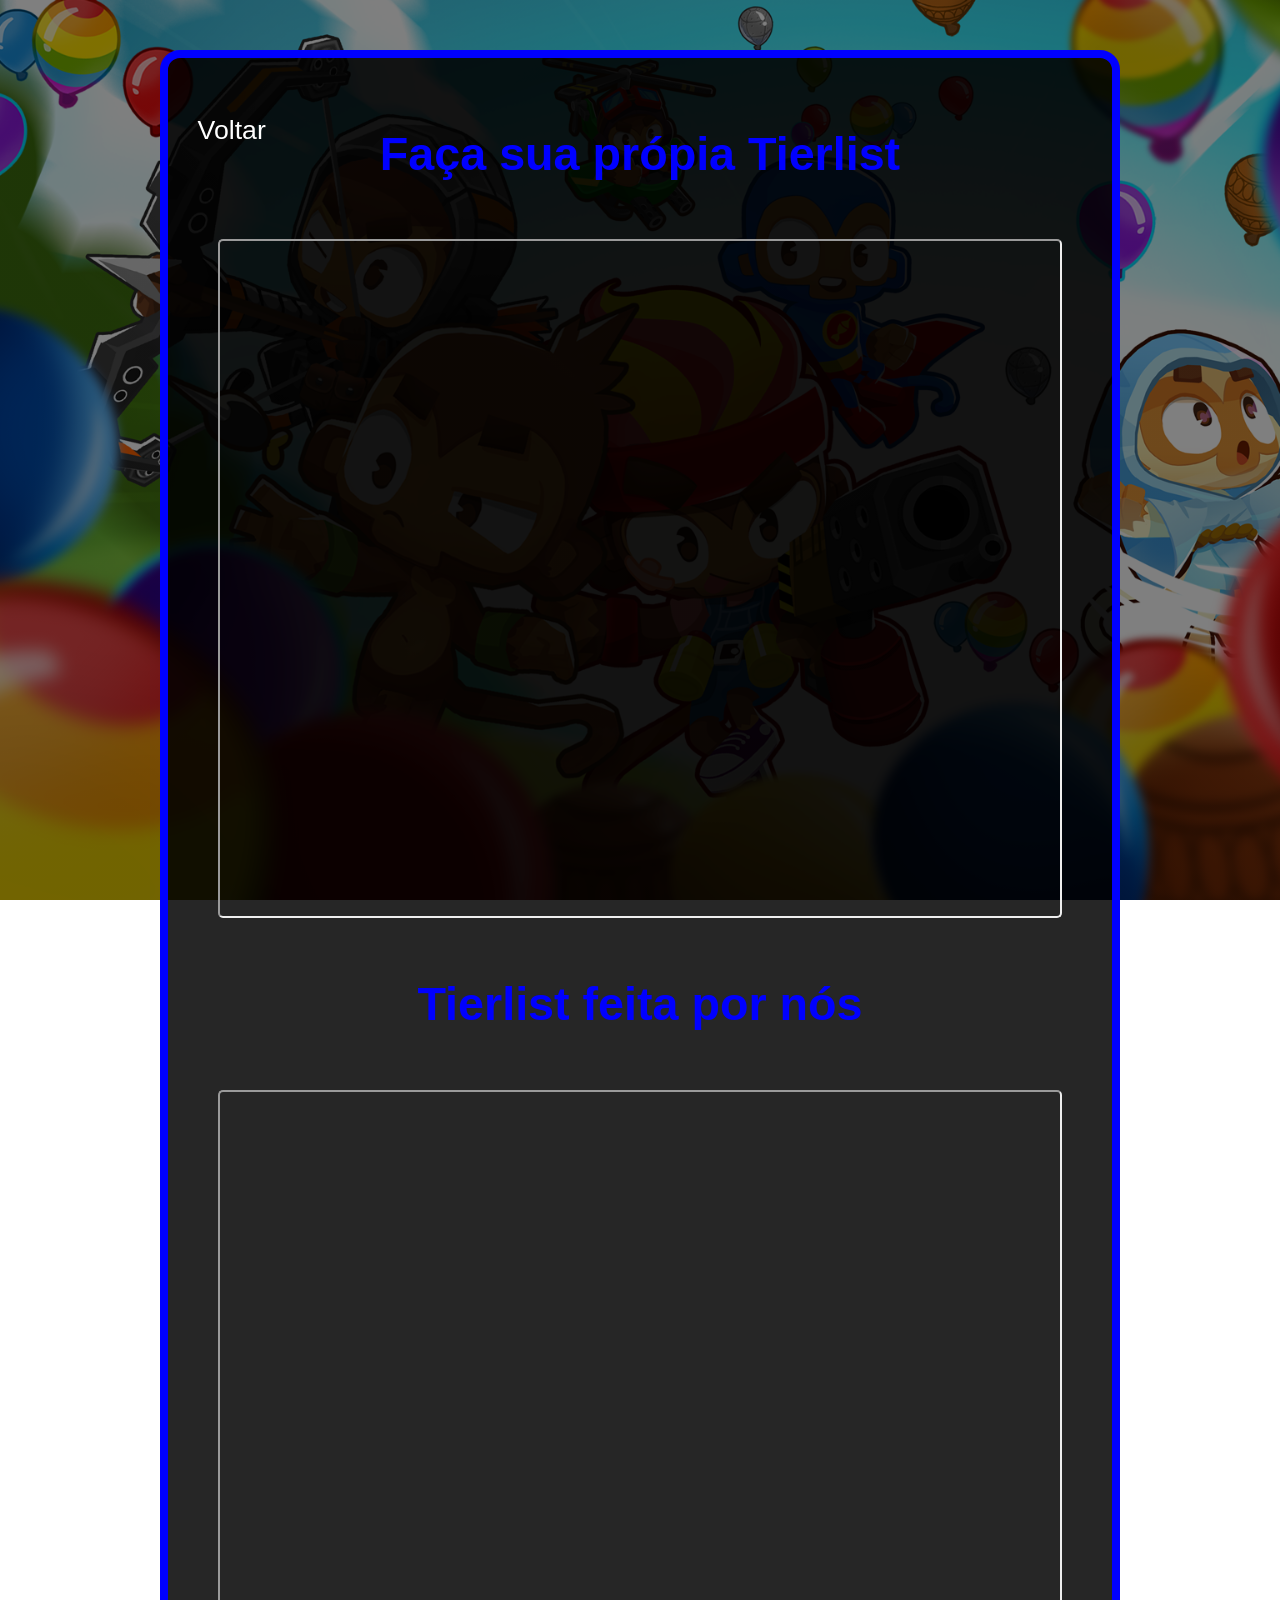
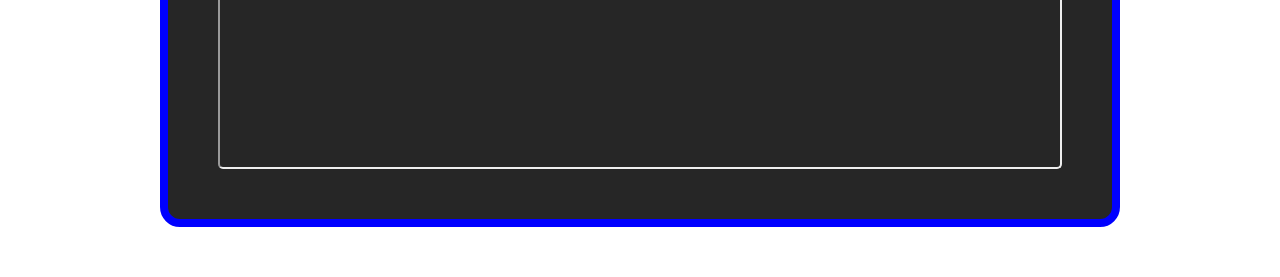
<file: tierlist.html>
<html lang="pt-BR">
<head>
    <meta charset="UTF-8">
    <meta name="viewport" content="width=device-width, initial-scale=1.0">
    <title>Tierlist</title>
    <link rel="stylesheet" href="style.css">
</head>
<body class="indexfundo">
    <header>
        
    </header>
    <article>
        <div class="fundo">
            <p><a href="index.html" id="voltar">Voltar</a></p>

            <h1 class="titulos"> Faça sua própia Tierlist </h1>
            
            <iframe class="tierlist" src="https://tiermaker.com/create/bloons-td-6-towers-heroes-and-paragons-16847913"></iframe>

            <h1 class="titulos"> Tierlist feita por nós </h1>

            <iframe class="tierlist" src="https://tiermaker.com/list/btd/bloons-td-6-towers-heroes-and-paragons-16847913/6775771"></iframe>
</body>
</html>
</file>
<file: style.css>
.indexfundo{
    overflow: auto;
    background-size: cover;
    background-position: center;
    background-attachment: fixed;
    background-image: linear-gradient(rgba(0, 0, 0, 0.5), rgba(0, 0, 0, 0.5)), url(imagens/bloonsfundo.png)
}
.titulos{
    font-size: 35pt;
    color: blue;
    text-align: center;
}

.fundo{
    position: relative;
    overflow: hidden;
    width: 70%;
    height: fit-content;
    background-color: rgba(0, 0, 0, 0.85);
    color: white;
    border-radius: 20px;
    padding: 30px;
    margin: 50px auto;
    border: solid 8px blue;
}
body{
    font-family: 'Gill Sans', 'Gill Sans MT', Calibri, 'Trebuchet MS', sans-serif;
}
p{
    font-size: 20pt;
}

.tierlist{
    width: 95%;
    height: 675px;
    margin: 20px;
    border-radius: 5px;
}


#menu ol{
    margin-top: 80px;
}
#menu li {
    list-style: none;
    display: inline-flex;
    align-items: center;
    gap: 10px;
    padding: 20px;
    margin: 5px;
    border: solid 3px blue;
    border-radius: 20px;
    font-size: 20pt;
    transition: all 0.5s;
}
#menu li:hover {
    list-style: none;
    display: inline-flex;
    align-items: center;
    gap: 15px;
    padding: 20px;
    margin: 5px;
    border: solid 3px white;
    border-radius: 20px;
    font-size: 25pt;
    transition: all 0.5s;
}

#menu li img {
    width: 70px;
    height: 50px;
}
a{
    color: white;
}
#voltar{
    position: absolute;
    border-radius: 10px;
    text-decoration: none;
    transition: all 0.5s;
}
#voltar:hover{
    position: absolute;
    background-color: blue;
    border-radius: 10px;
    text-decoration: none;
    transition: all 0.5s;
}
.formatacaomacacos{
    display: flex;
    align-items: center;
    gap: 30px;
    margin-bottom: 40px;
}
.formatacaomacacos img{
    border: solid 3px white;
    border-radius: 20px;
    width: 220px;
    height: 220px;
    float: left;
    margin-right: 20px;
    clear: both;
}
.formatacaomacacos p{
    flex: 1;
}
.formatacaomacacos h2{
    width: 200px;
}
.primario{
    color: lightblue;
}

.baloes {
    color: crimson;
}

.especiais{
    color: gold;
}

.moabs{
    color: cyan;
}

.balao1{
    color: red;
}

.balao2{
    color: lightskyblue;
}

.balao3{
    color: green;
}

.balao4{
    color: yellow;
}

.balao5{
    color: palevioletred;
}

.balao6{
    color: black;
    background-color: white;
}

.balao7{
    color: white;
}

.balao8{
    color: purple;
}

.balao9{
    color: lightgray;
}

.balao10{
    color: lightslategray;
}

.balao11{
    color: orange;
}

.balao12{
    color: #b36c47;
}

.balao13{
    color: greenyellow;
}

.balao14{
    color: pink;
}

.balao15{
    color: firebrick;
}

.moab{
    color: blue;
}

.bfb{
    color: darkred;
}

.zomg{
    color: chartreuse;
}

.ddt{
    color: grey;
}

.bad{
    color: blueviolet;
}

.militar{
    color: green;
}
.magico{
    color: pink;
}
.suporte{
    color: yellow;
}
.heroi{
    color: orange;
}
</file>
